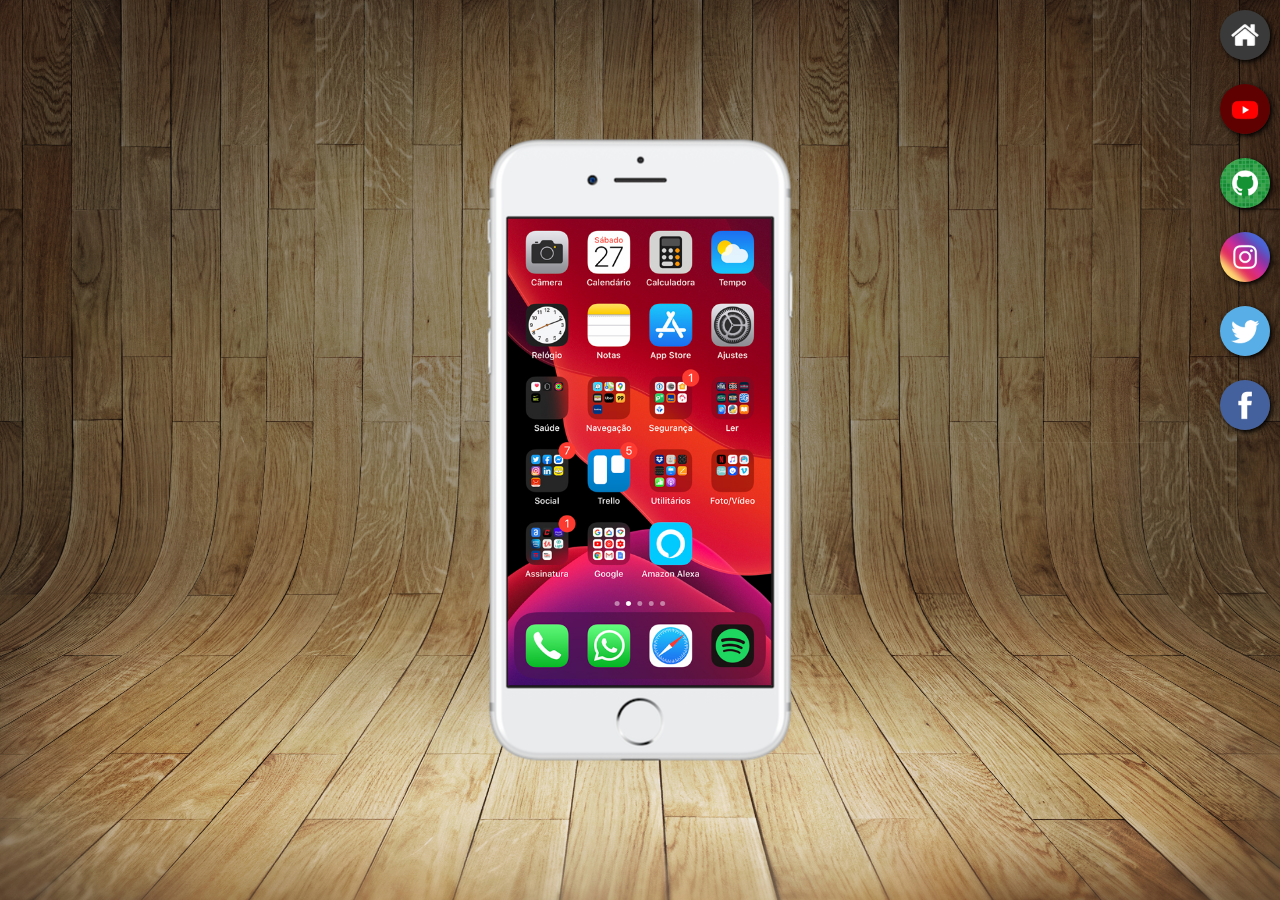
<file: index.html>
<!DOCTYPE html>
<html lang="pt-br">
<head>
    <meta charset="UTF-8">
    <meta http-equiv="X-UA-Compatible" content="IE=edge">
    <meta name="viewport" content="width=device-width, initial-scale=1.0">
    <title>Projeto Redes Sociais</title>
    <link rel="shortcut icon" href="favicon.ico" type="image/x-icon">
    <link rel="stylesheet" href="estilos/style.css">
</head>
<body>
   <main>
       <section id="telefone">
            <iframe src="home.html" name="tela" id="tela" frameborder="0">Seu navegador não é compativel com isso</iframe>
       </section>

       <section id="redes-sociais">
            <a href="home.html" target="tela"><img src="imagens/logo-home.jpg" alt="Home"></a><br>
            <a href="youtube.html" target="tela"><img src="imagens/logo-youtube.jpg" alt="Youtube"></a><br>
            <a href="github.html" target="tela"><img src="imagens/logo-github.jpg" alt="github"></a><br>
            <a href="instagram.html" target="tela"><img src="imagens/logo-instagram.jpg" alt="instagram"></a><br>
            <a href="twitter.html" target="tela"><img src="imagens/logo-twitter.jpg" alt="twiter"></a><br>
            <a href="facebook.html" target="tela"><img src="imagens/logo-facebook.jpg" alt="Facebook"></a>
       </section>
   </main>
</body>
</html>
</file>
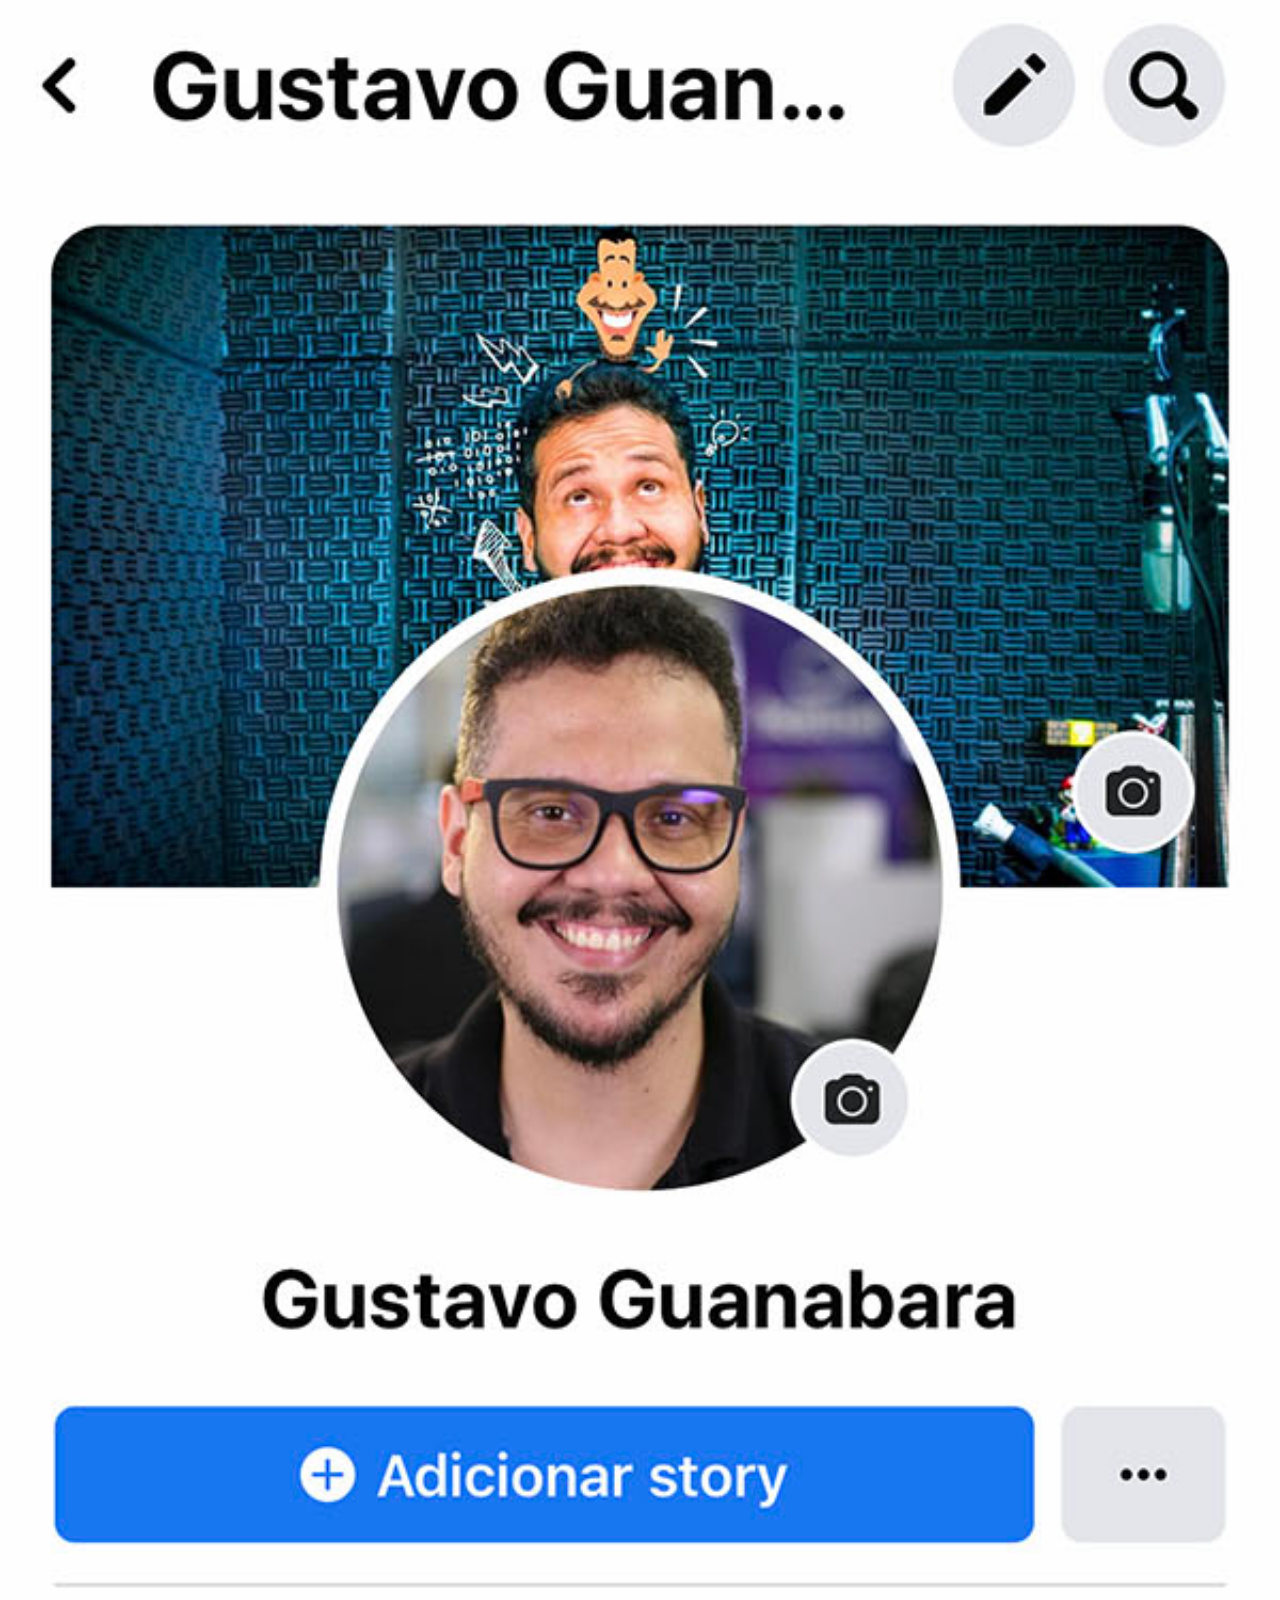
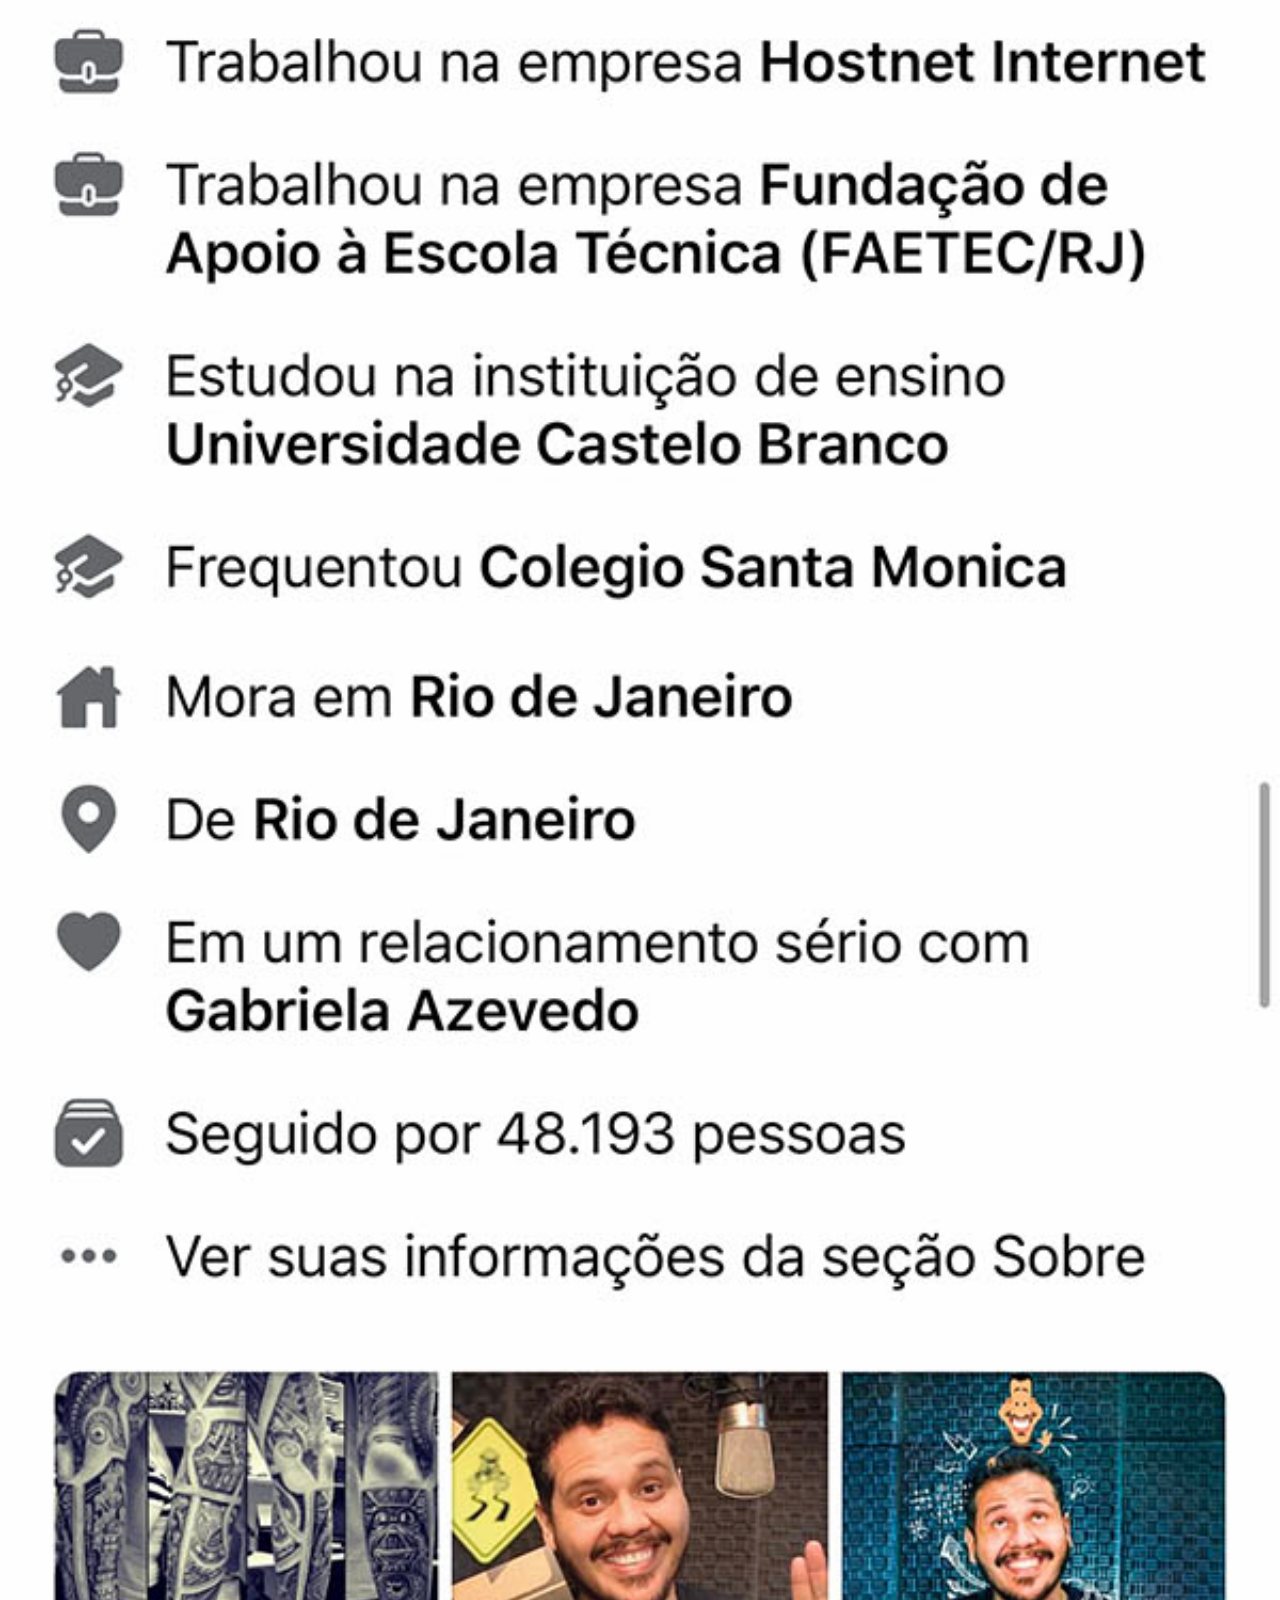
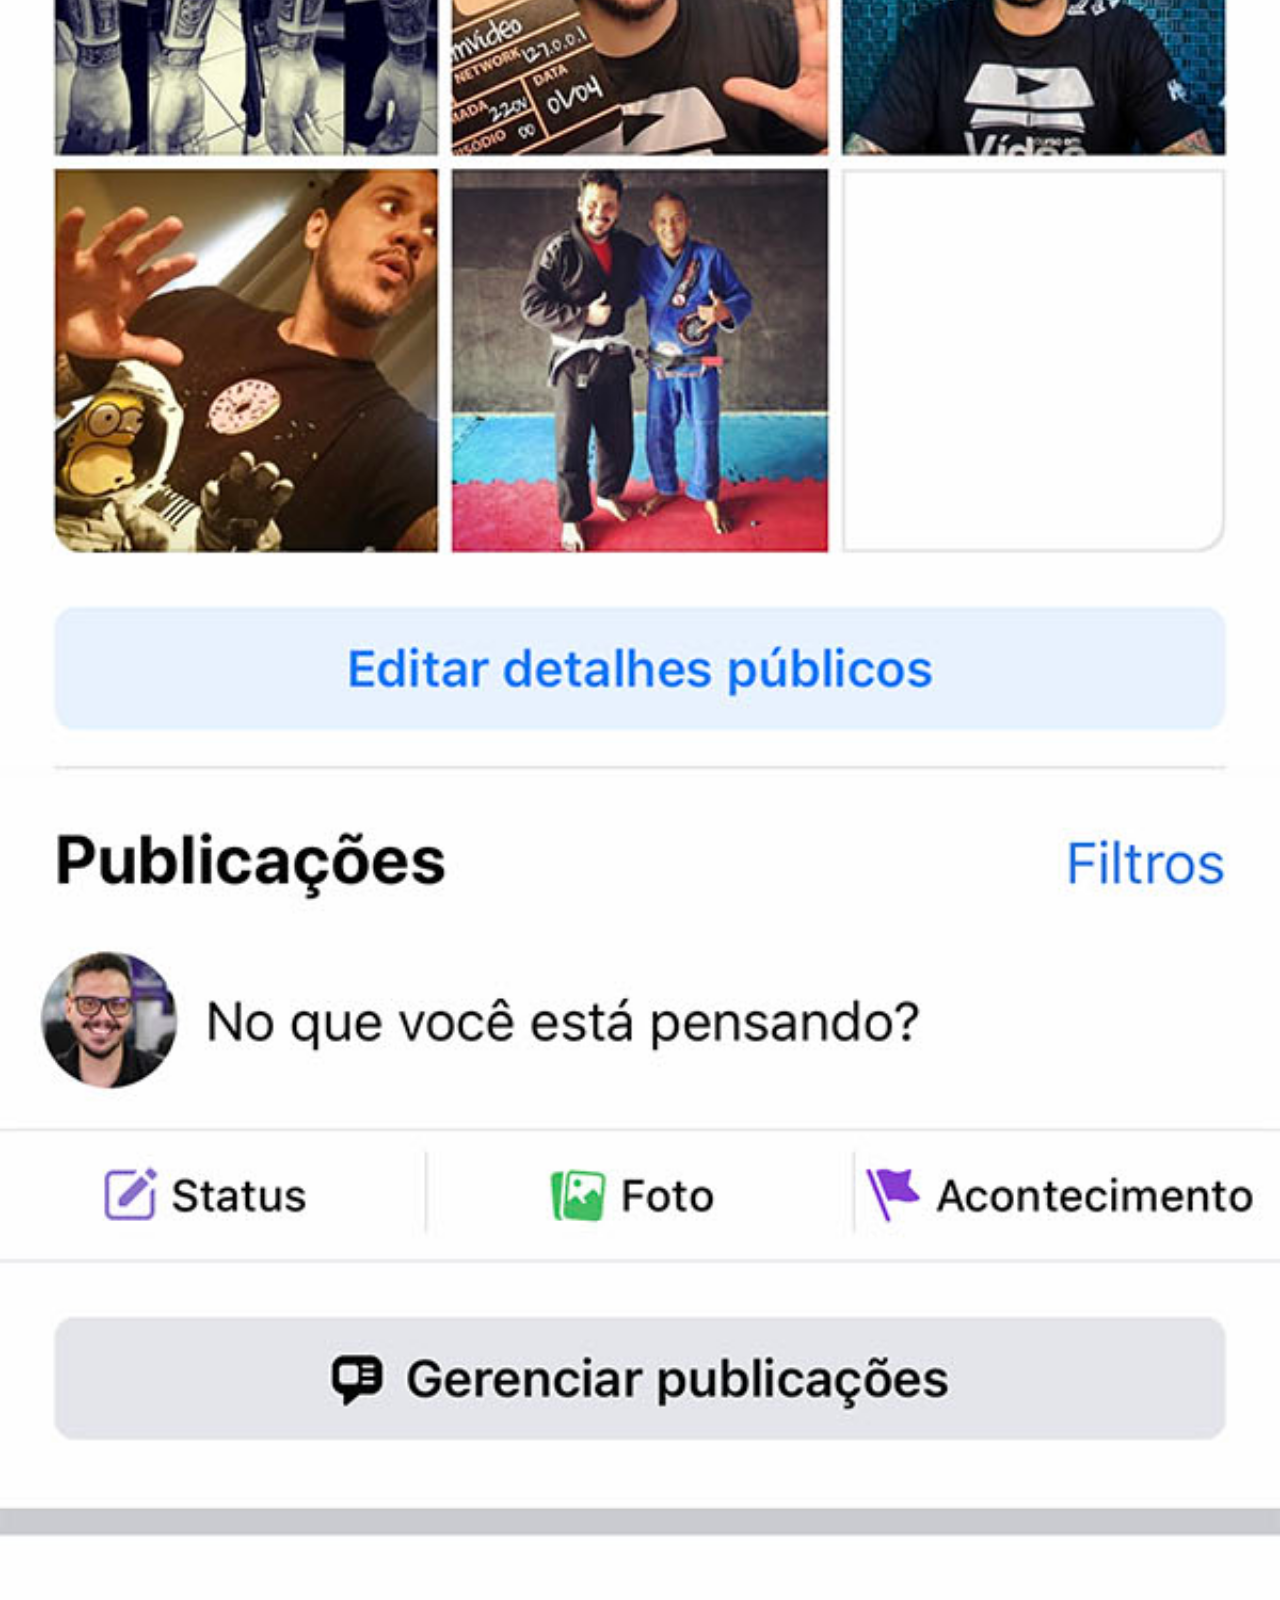
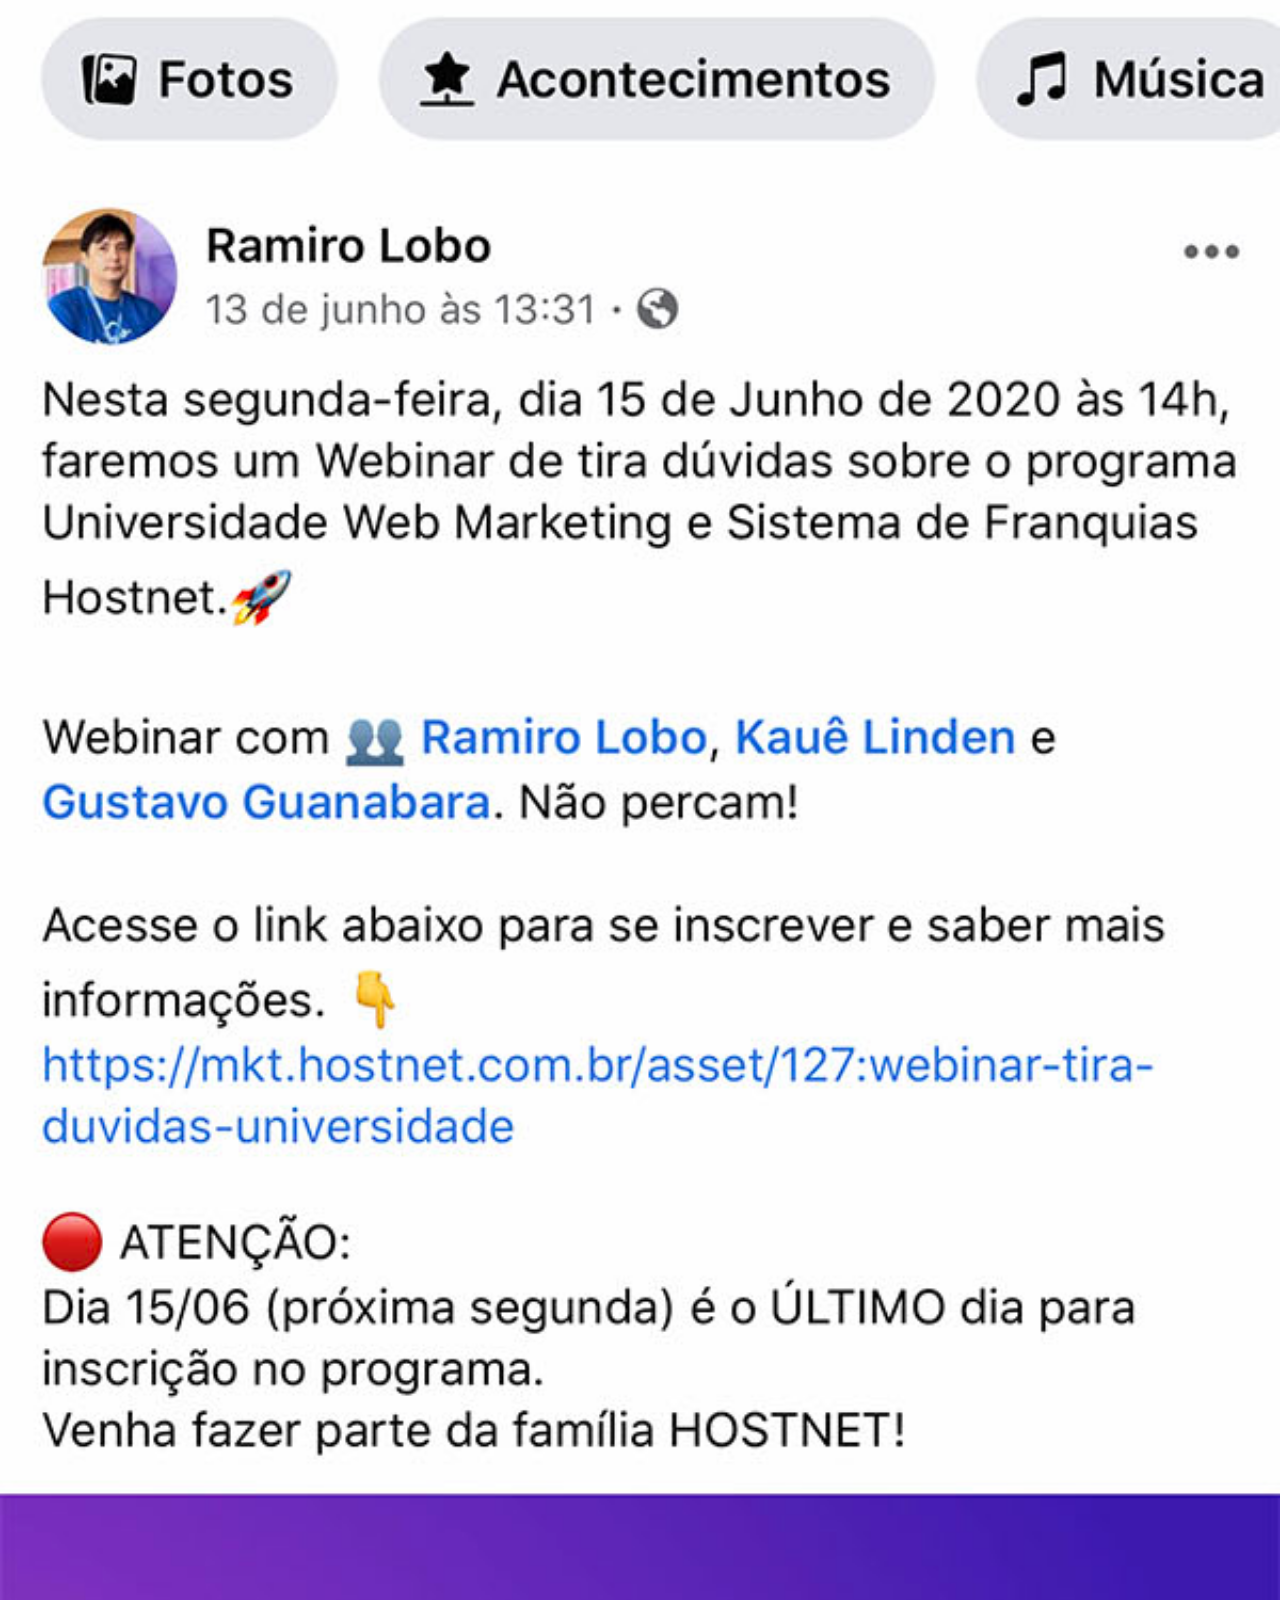
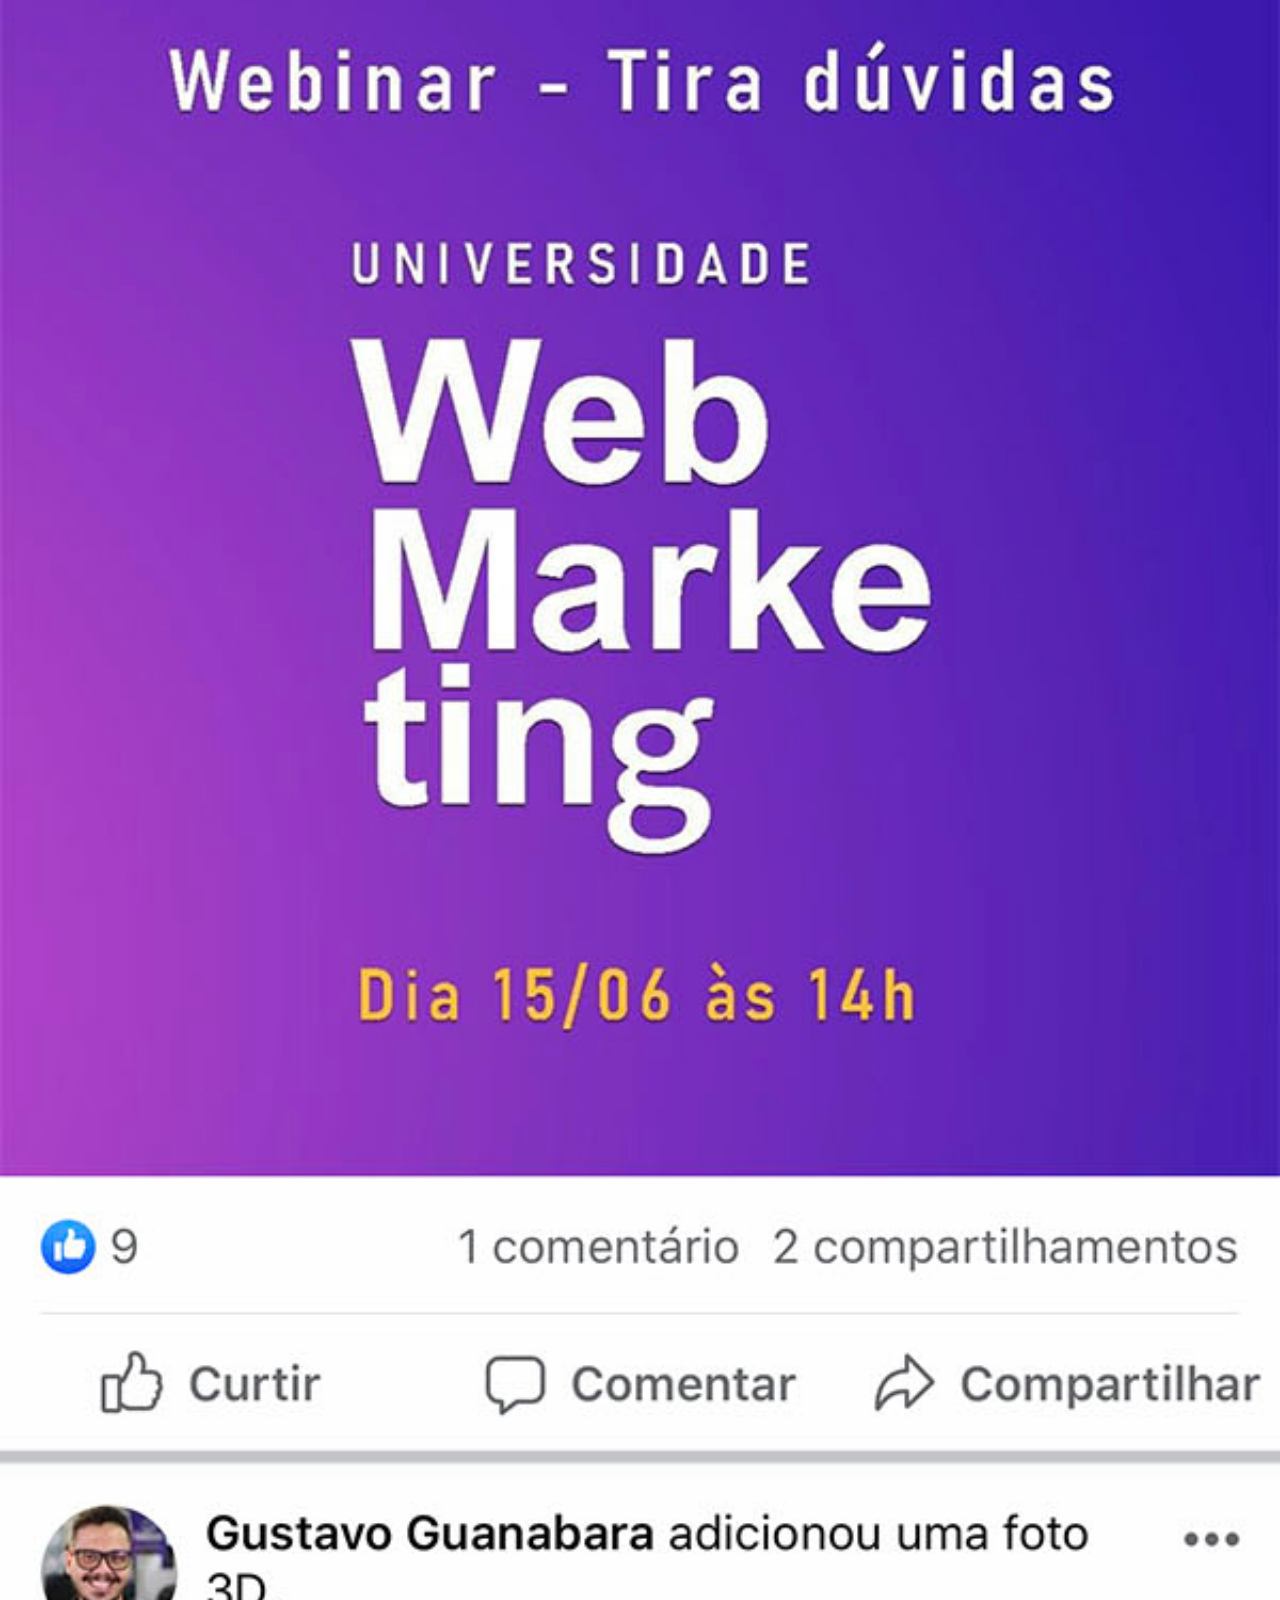
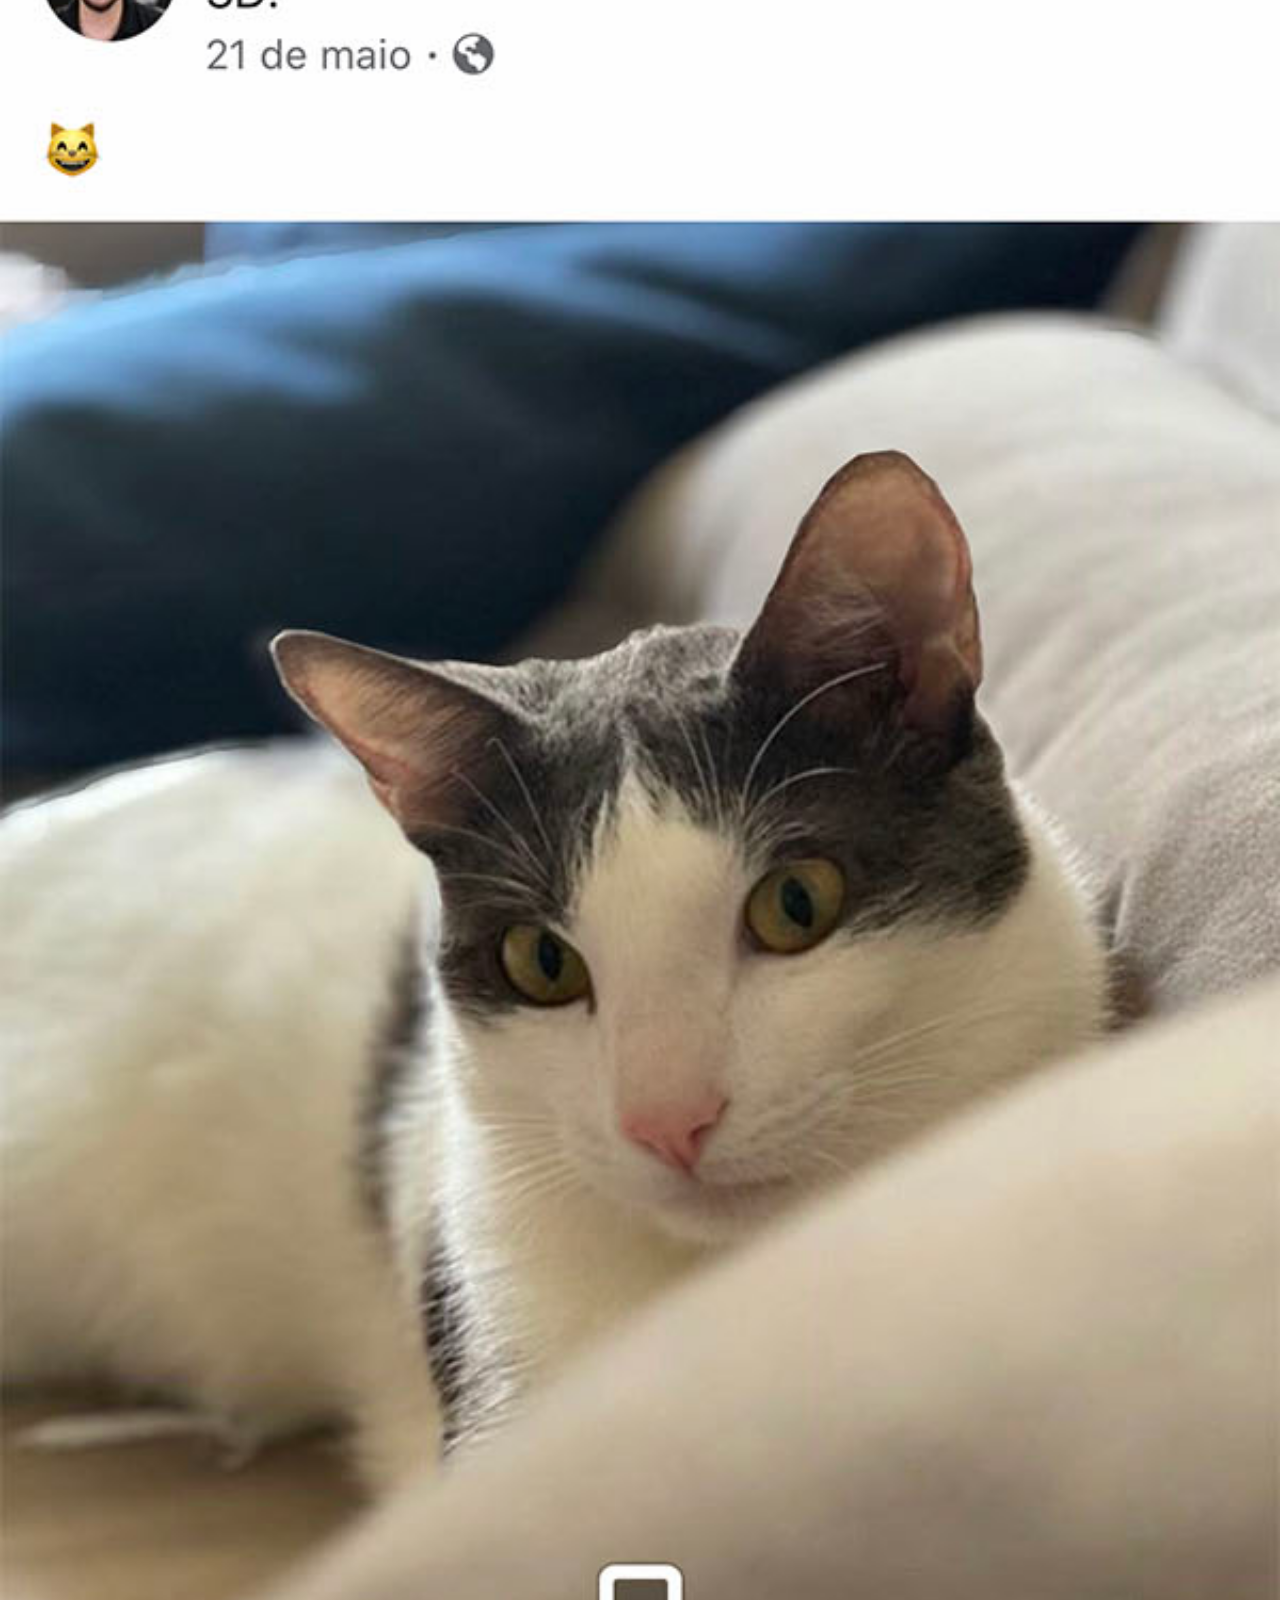
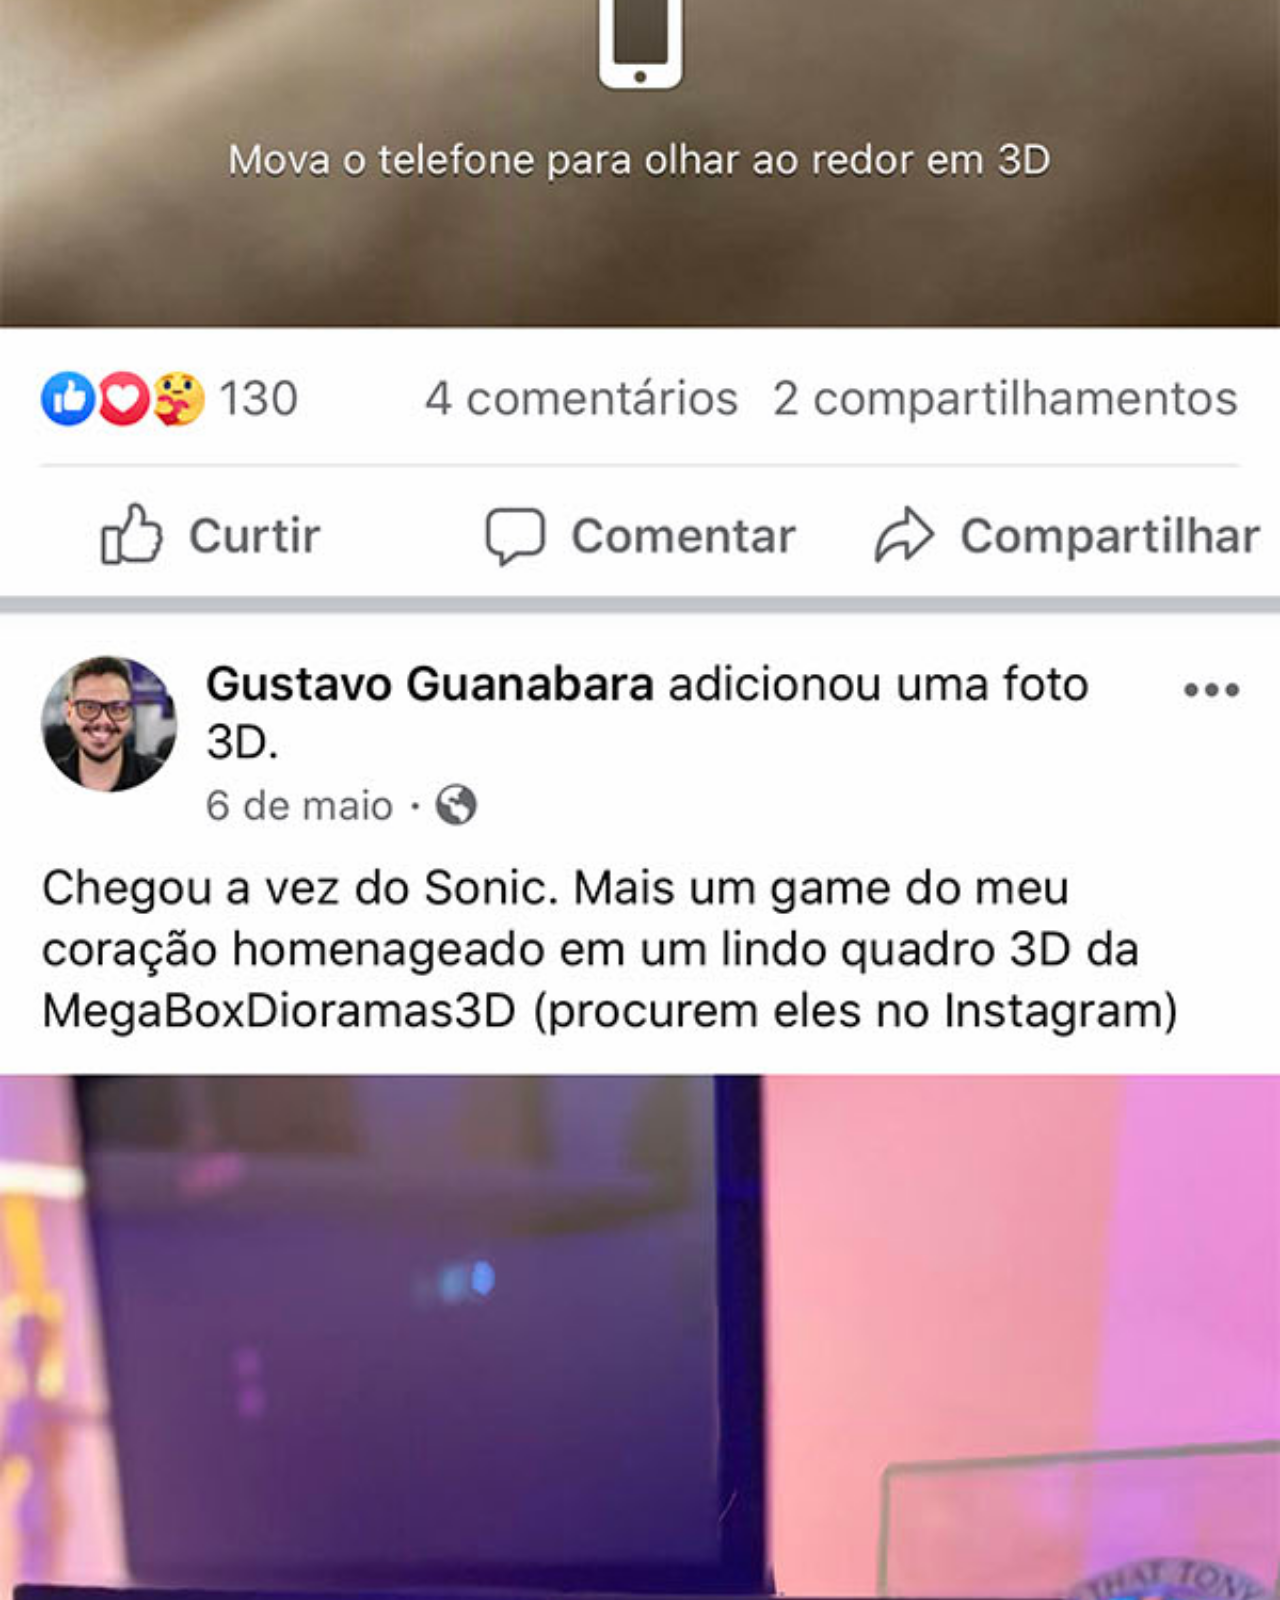
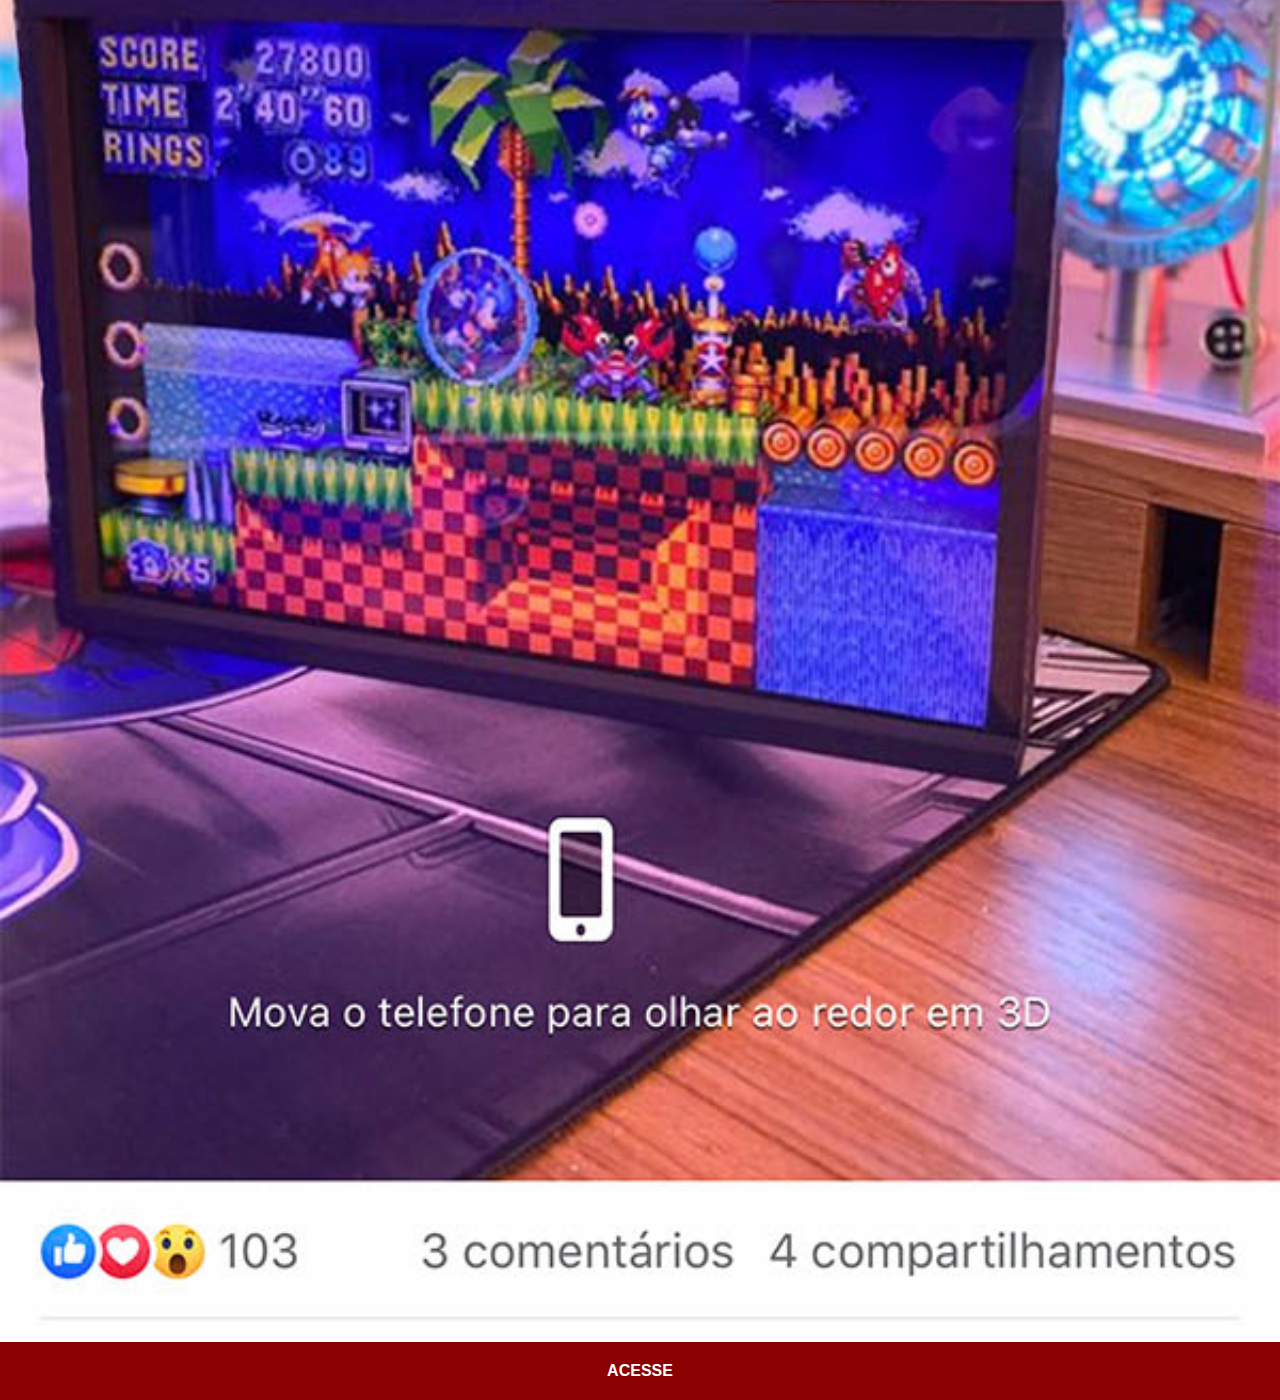
<file: facebook.html>
<!DOCTYPE html>
<html lang="en">
<head>
    <meta charset="UTF-8">
    <meta http-equiv="X-UA-Compatible" content="IE=edge">
    <meta name="viewport" content="width=device-width, initial-scale=1.0">
    <title>facebook</title>
    <link rel="stylesheet" href="estilos/social.css">
</head>
<body>
    <img src="imagens/tela-facebook.jpg" alt="facebook">
    <a href="https://www.facebook.com/gustavoguanabara/" target="_blank">ACESSE</a>
</body>
</html>
</file>
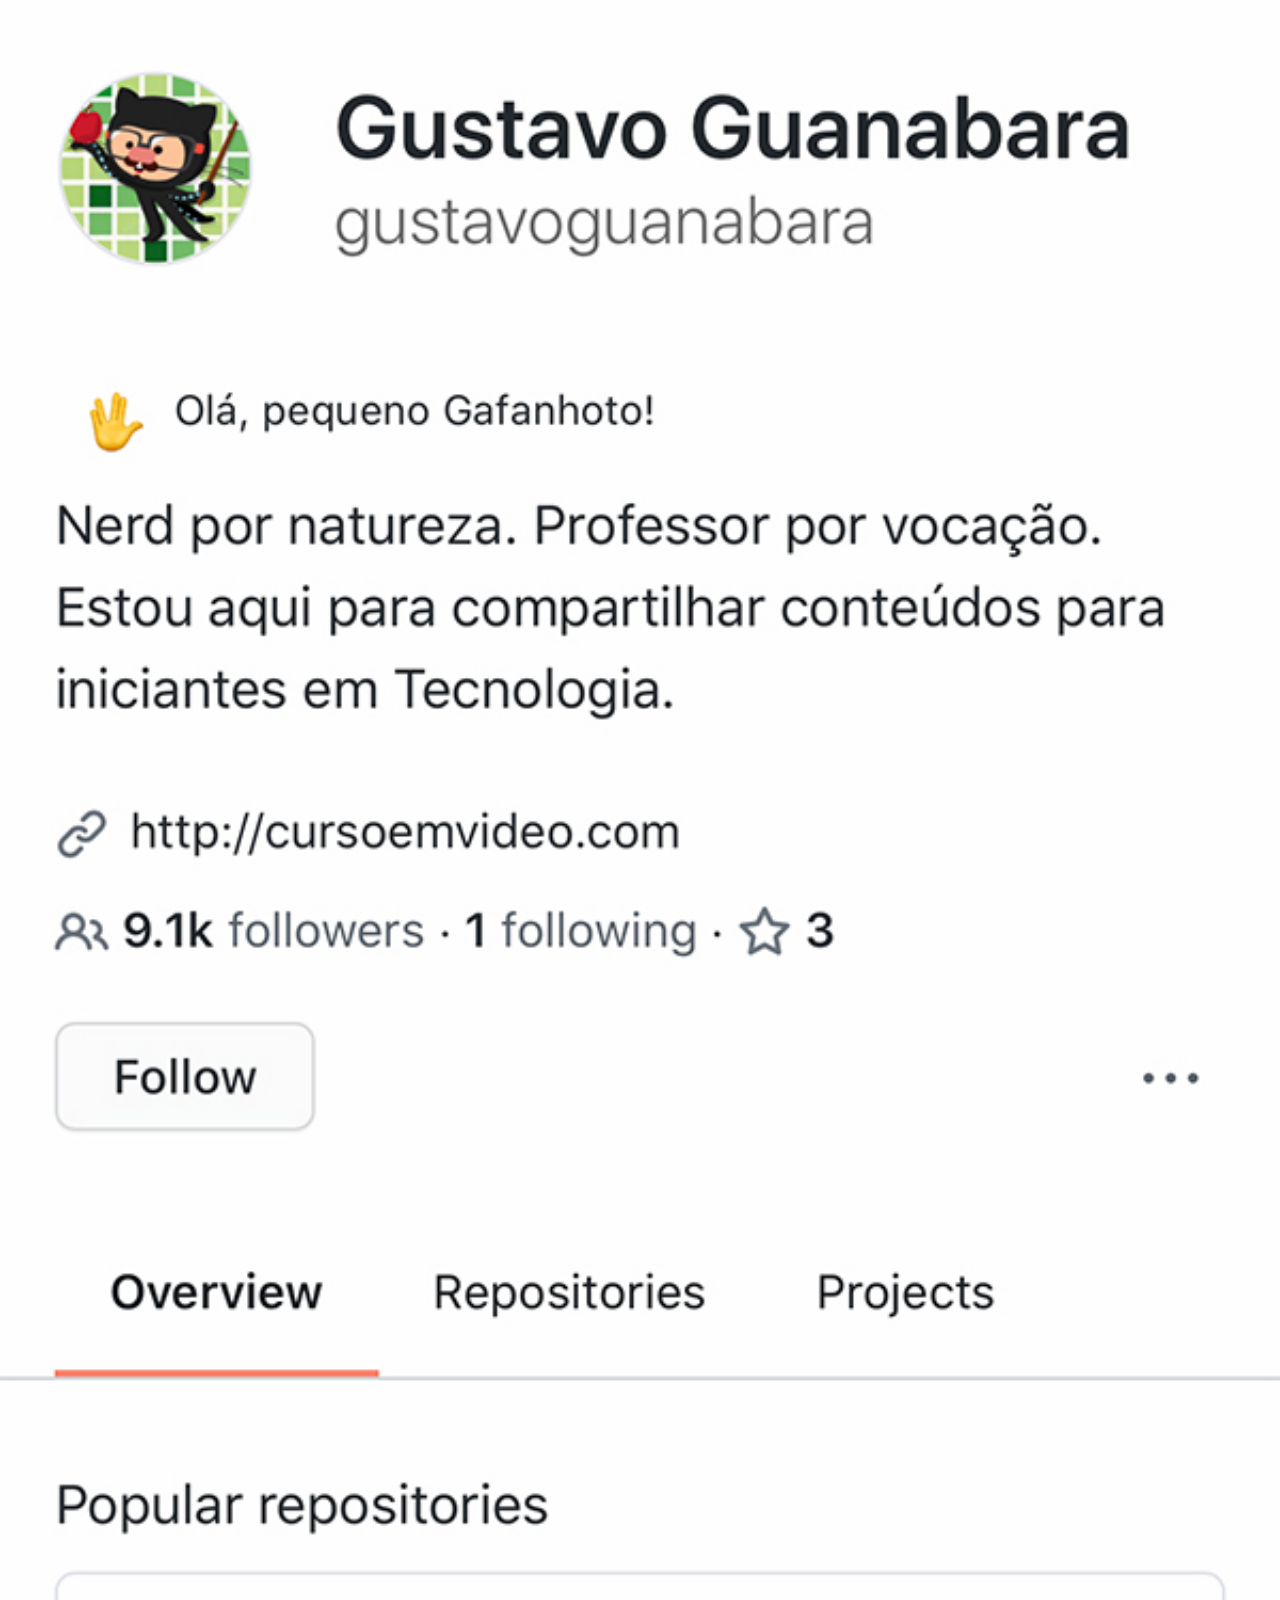
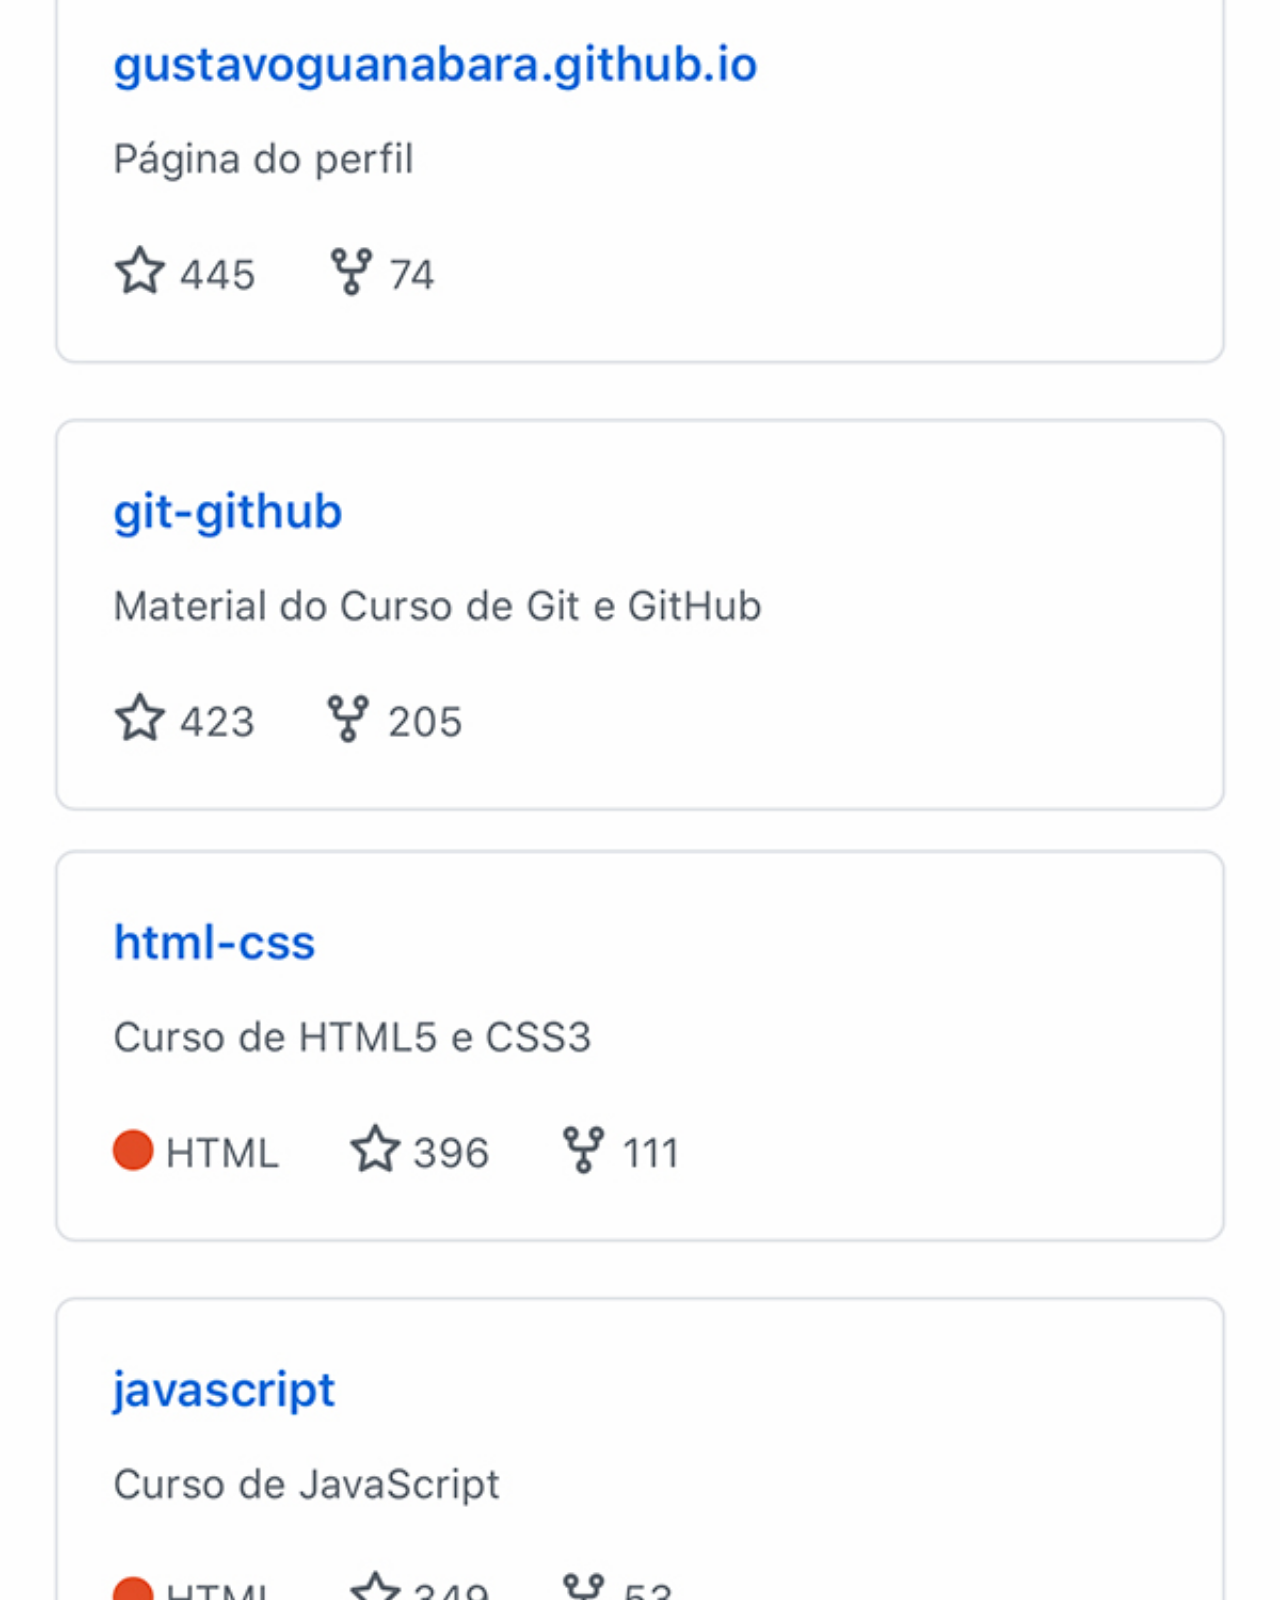
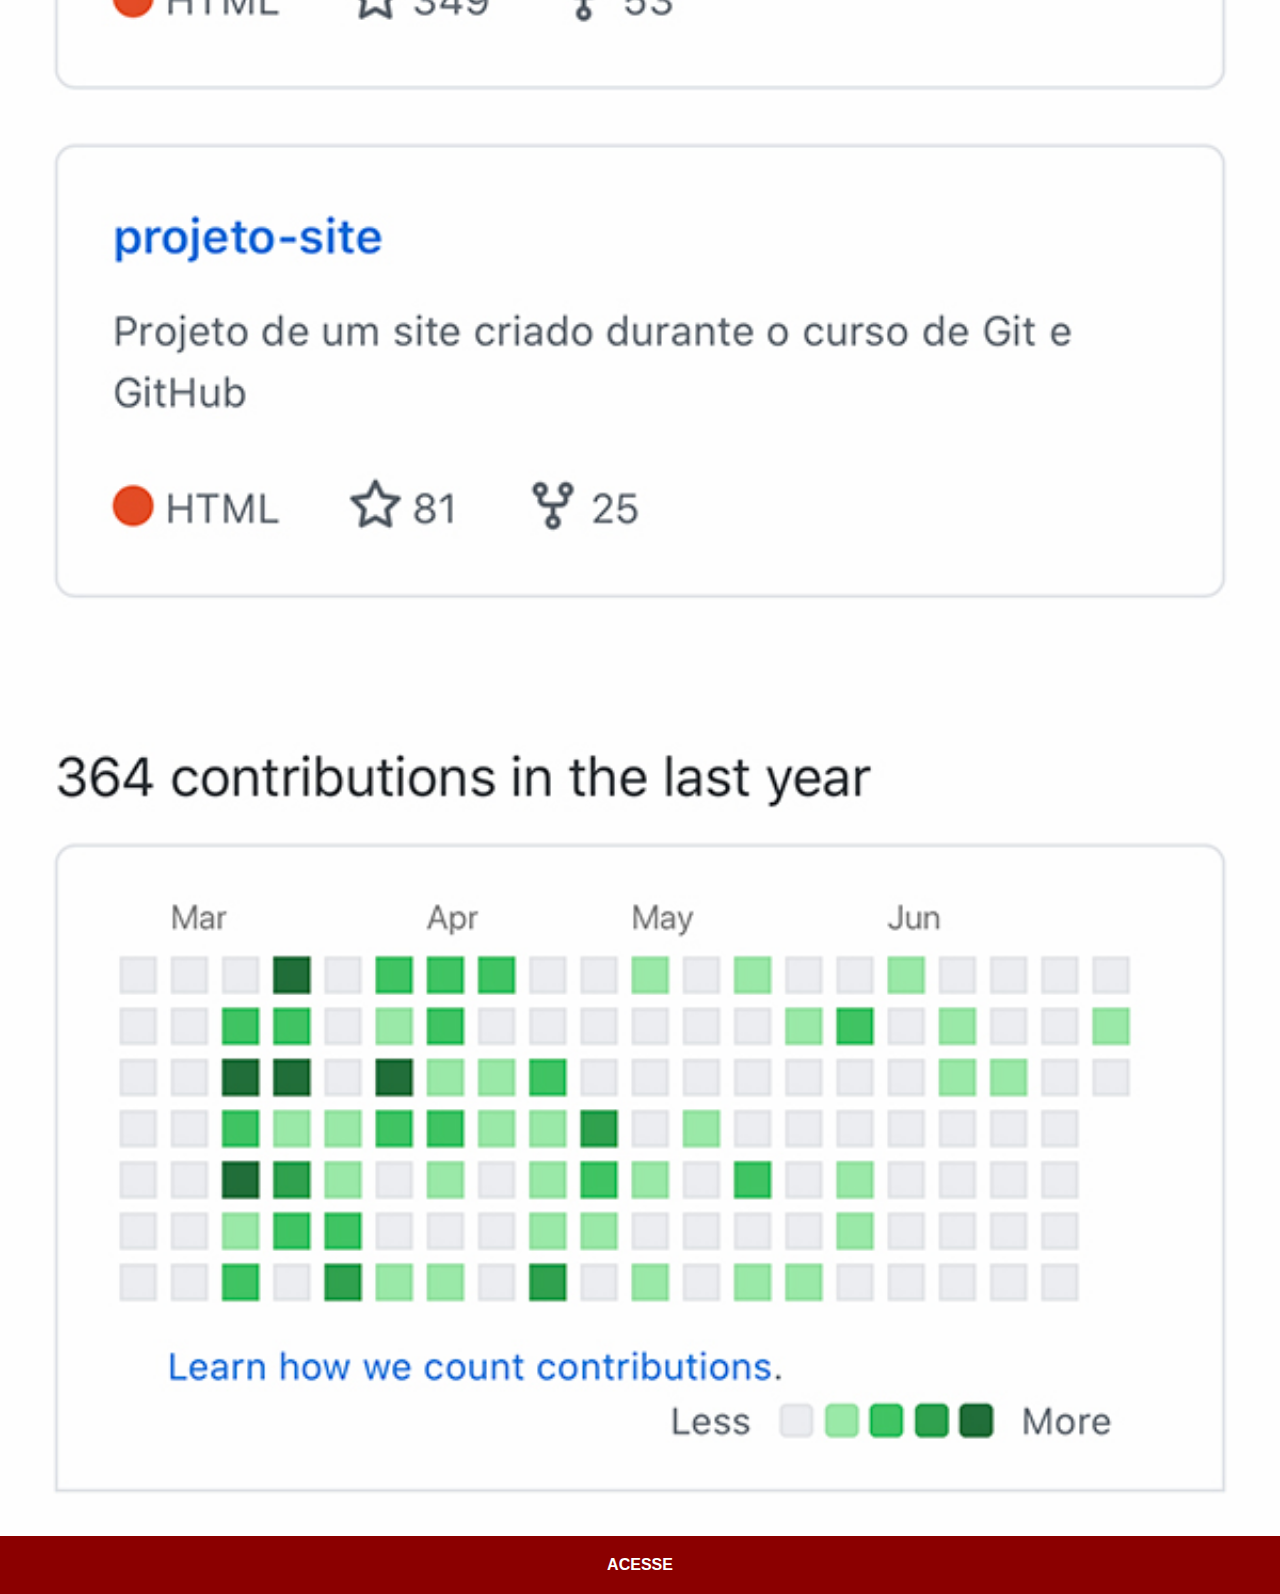
<file: github.html>
<!DOCTYPE html>
<html lang="en">
<head>
    <meta charset="UTF-8">
    <meta http-equiv="X-UA-Compatible" content="IE=edge">
    <meta name="viewport" content="width=device-width, initial-scale=1.0">
    <title>github</title>
    <link rel="stylesheet" href="estilos/social.css">
</head>
<body>
    <img src="imagens/tela-github.jpg" alt="github">
    <a href="https://github.com/gustavoguanabara" target="_blank">ACESSE</a>
</body>
</html>
</file>
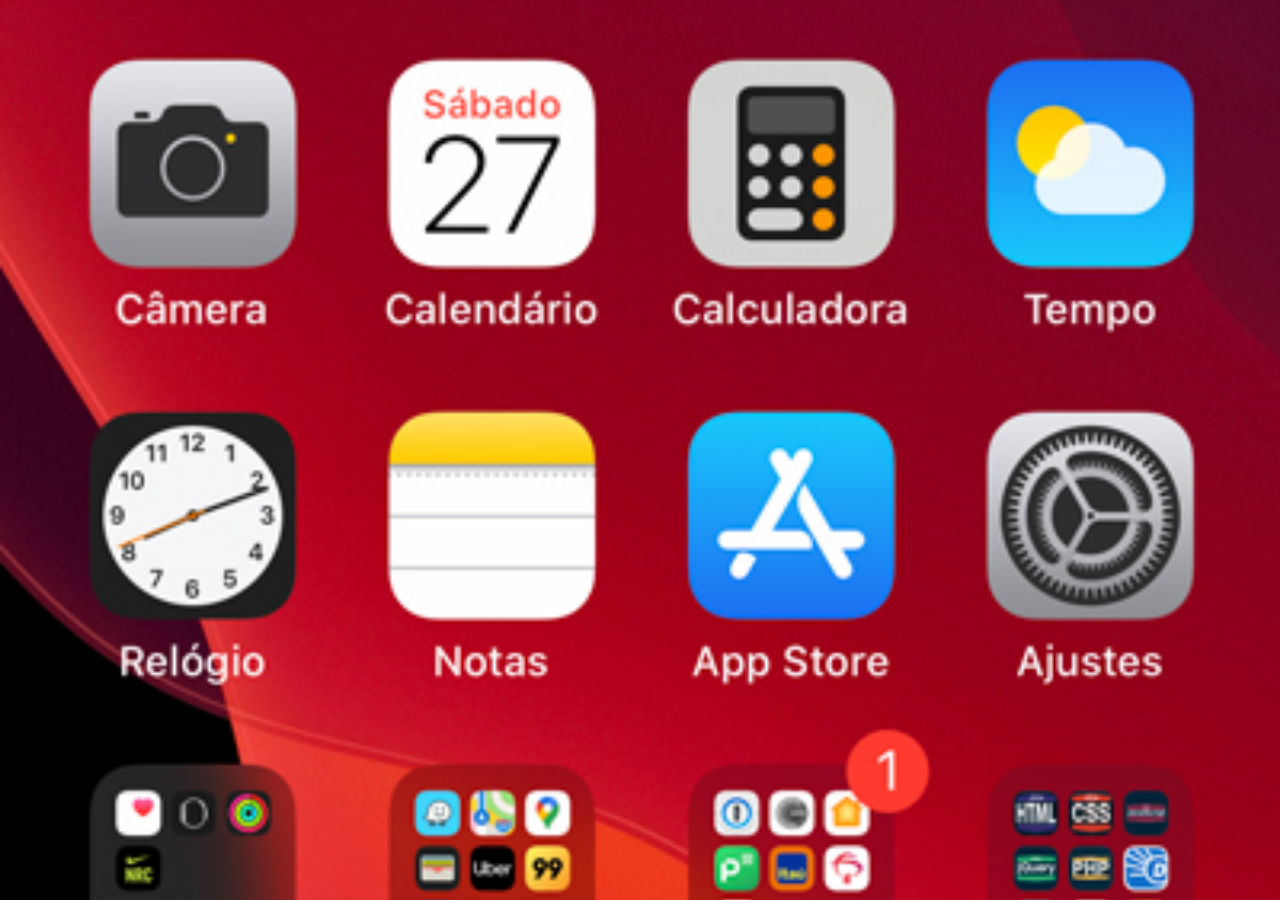
<file: home.html>
<!DOCTYPE html>
<html lang="en">
<head>
    <meta charset="UTF-8">
    <meta http-equiv="X-UA-Compatible" content="IE=edge">
    <meta name="viewport" content="width=device-width, initial-scale=1.0">
    <title>Home</title>
    <style>
        *{
            margin: 0px;
            padding: 0px;
        }

        body {
           width: 100vw;
           height: 100vh;
           background: black url('imagens/tela-home.jpg') no-repeat top center;
           background-size: cover;
        }
       
    </style>
</head>
<body>
    
</body>
</html>
</file>
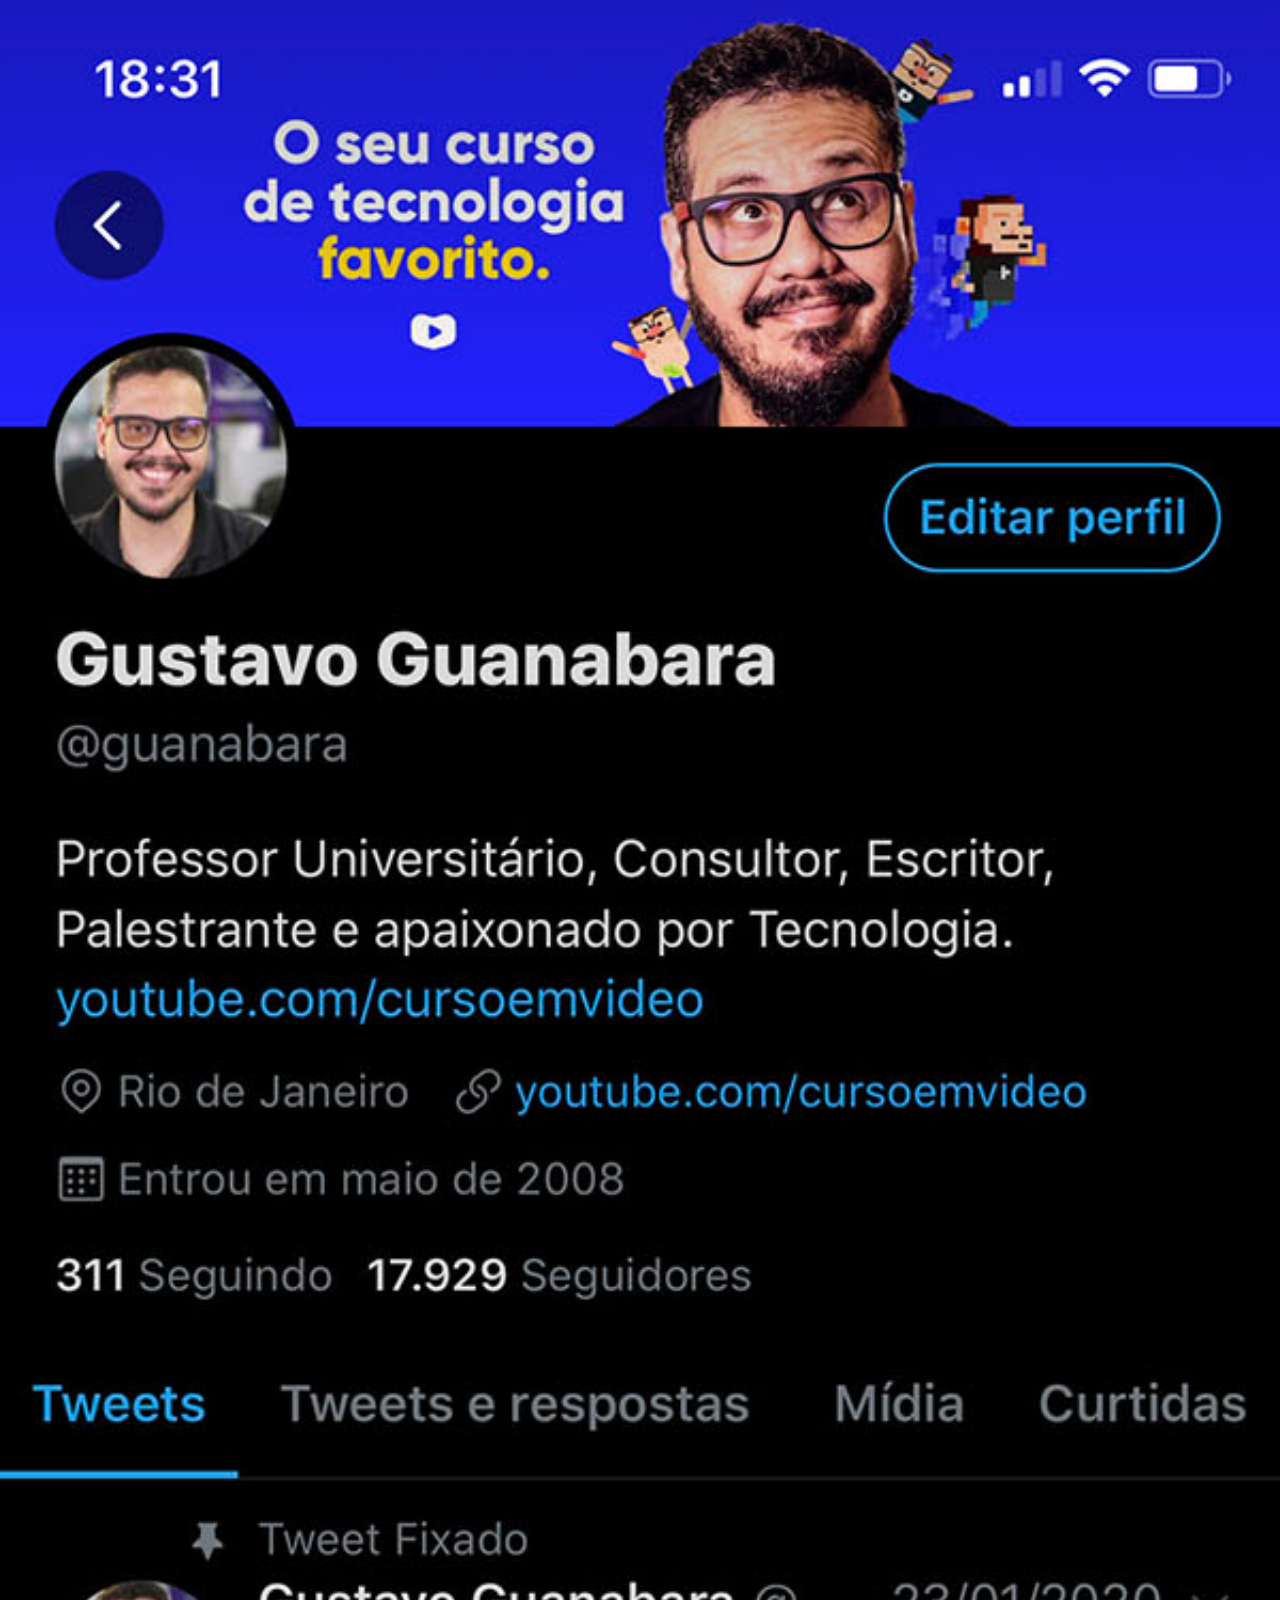
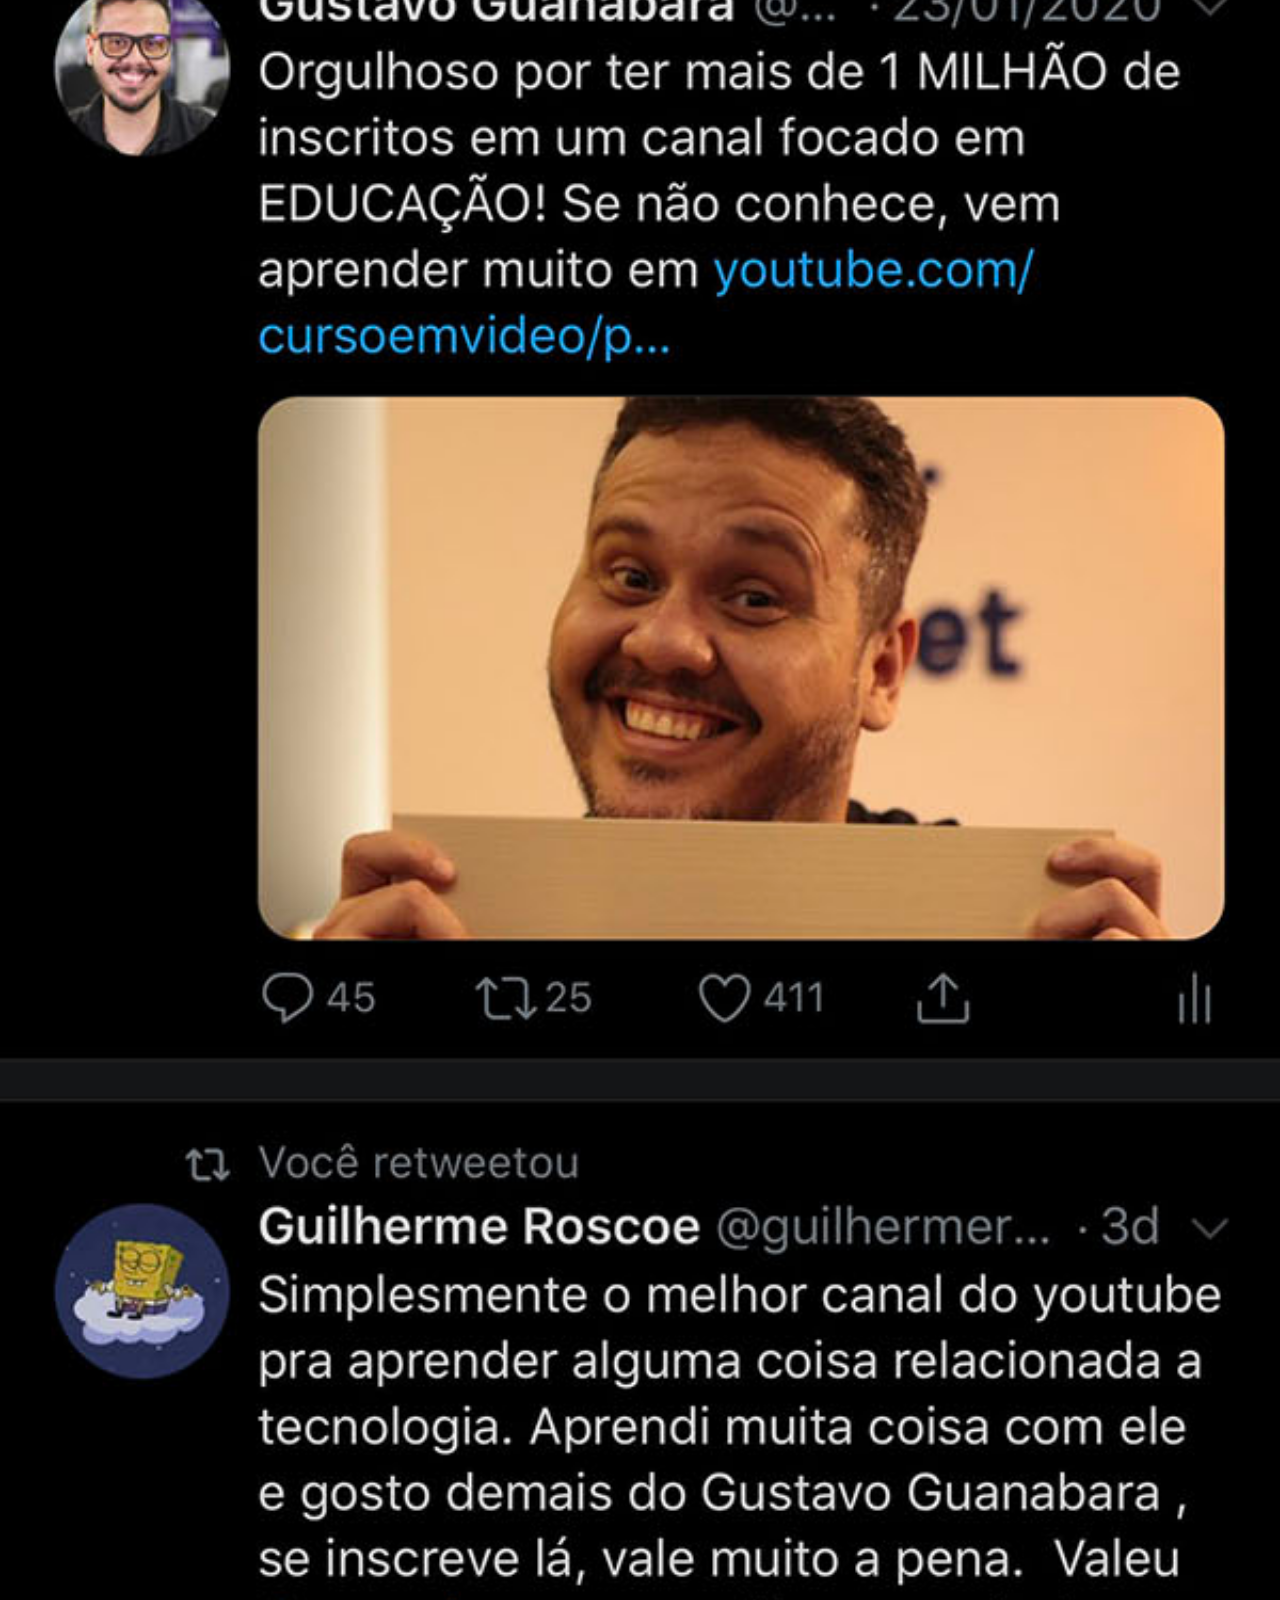
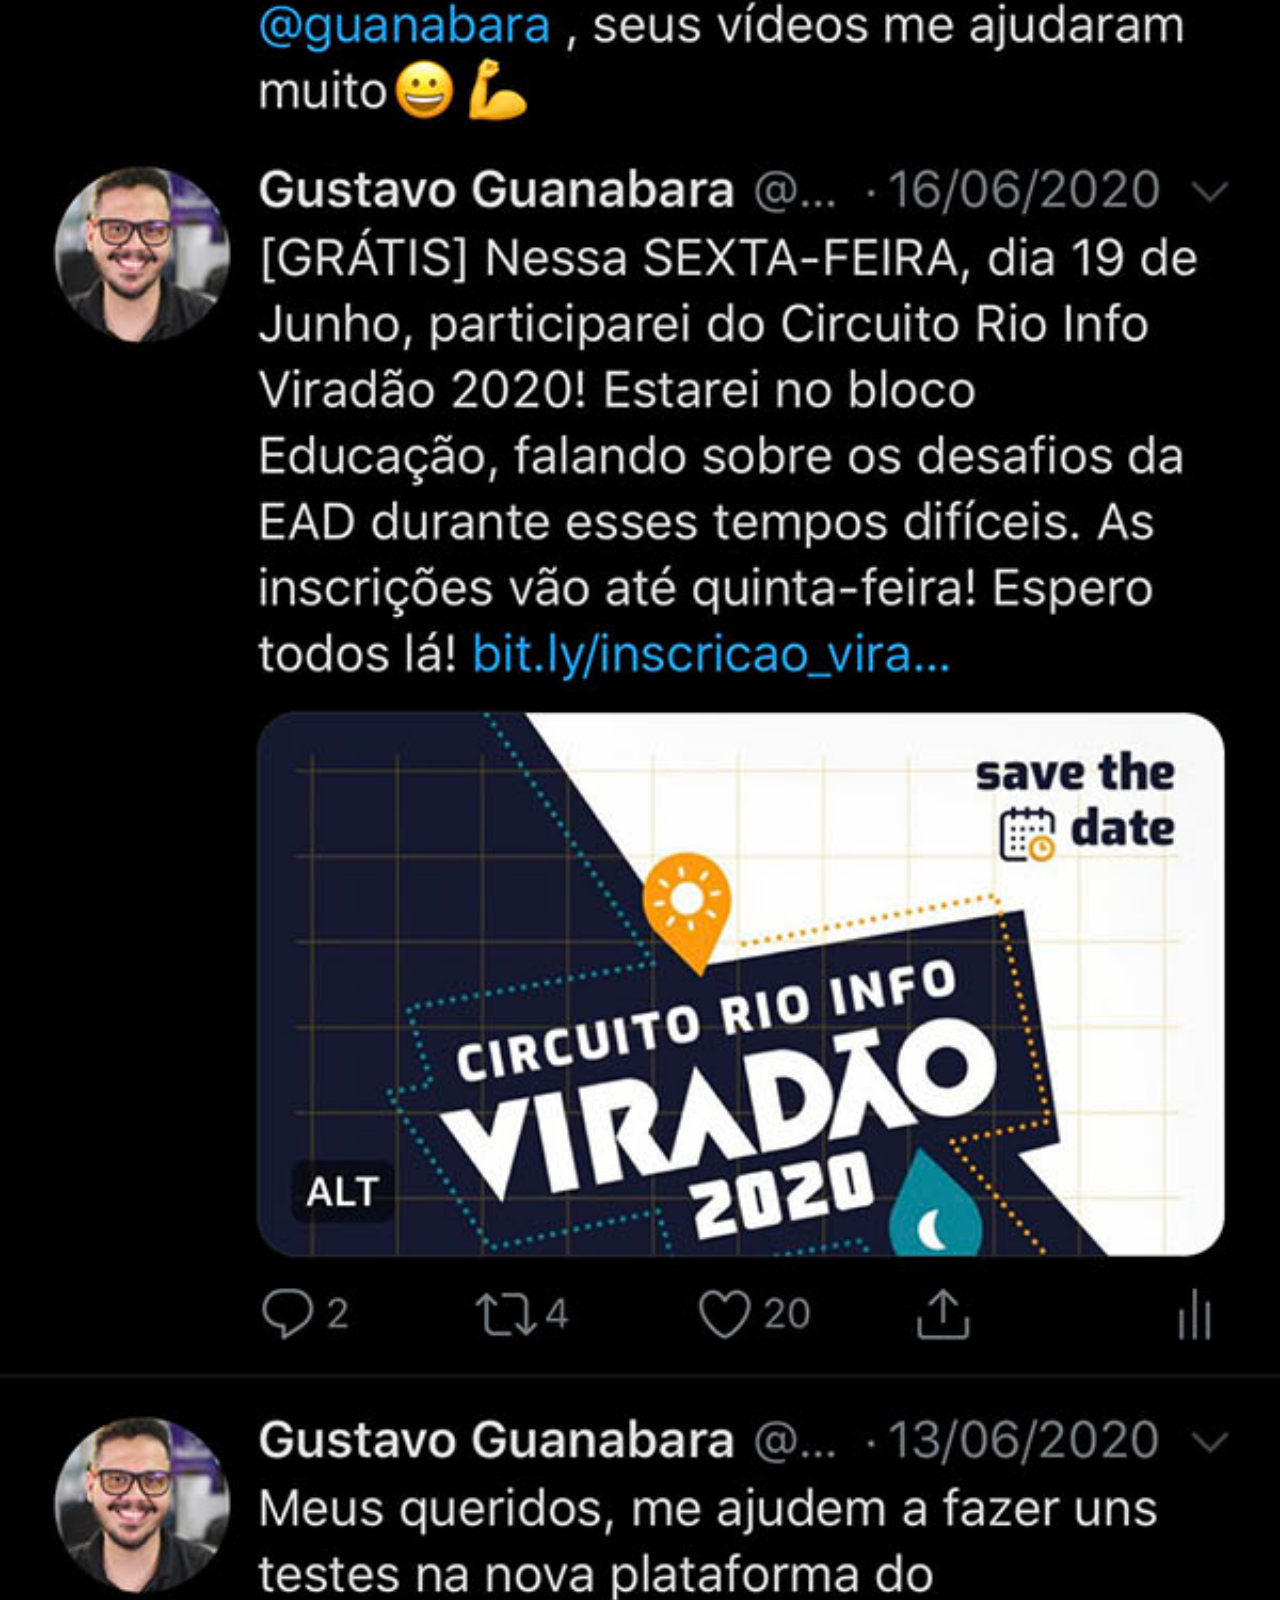
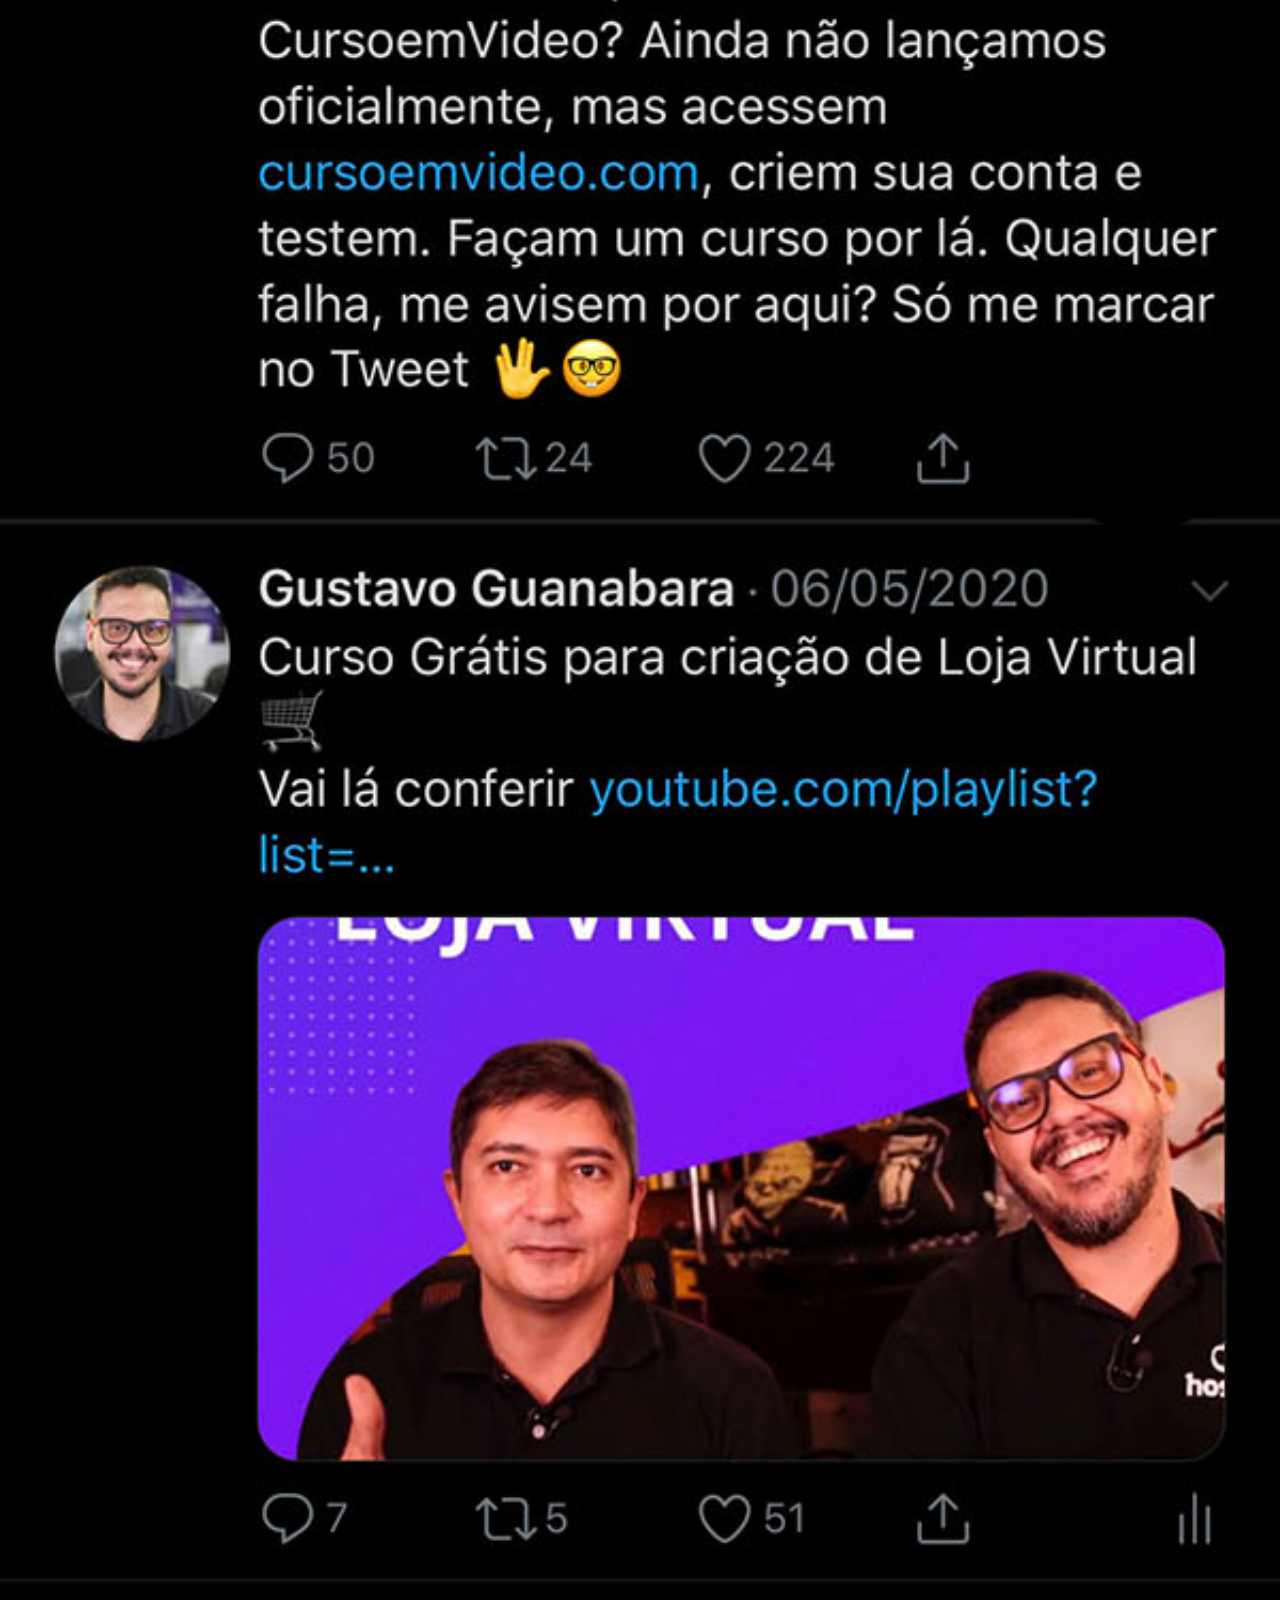
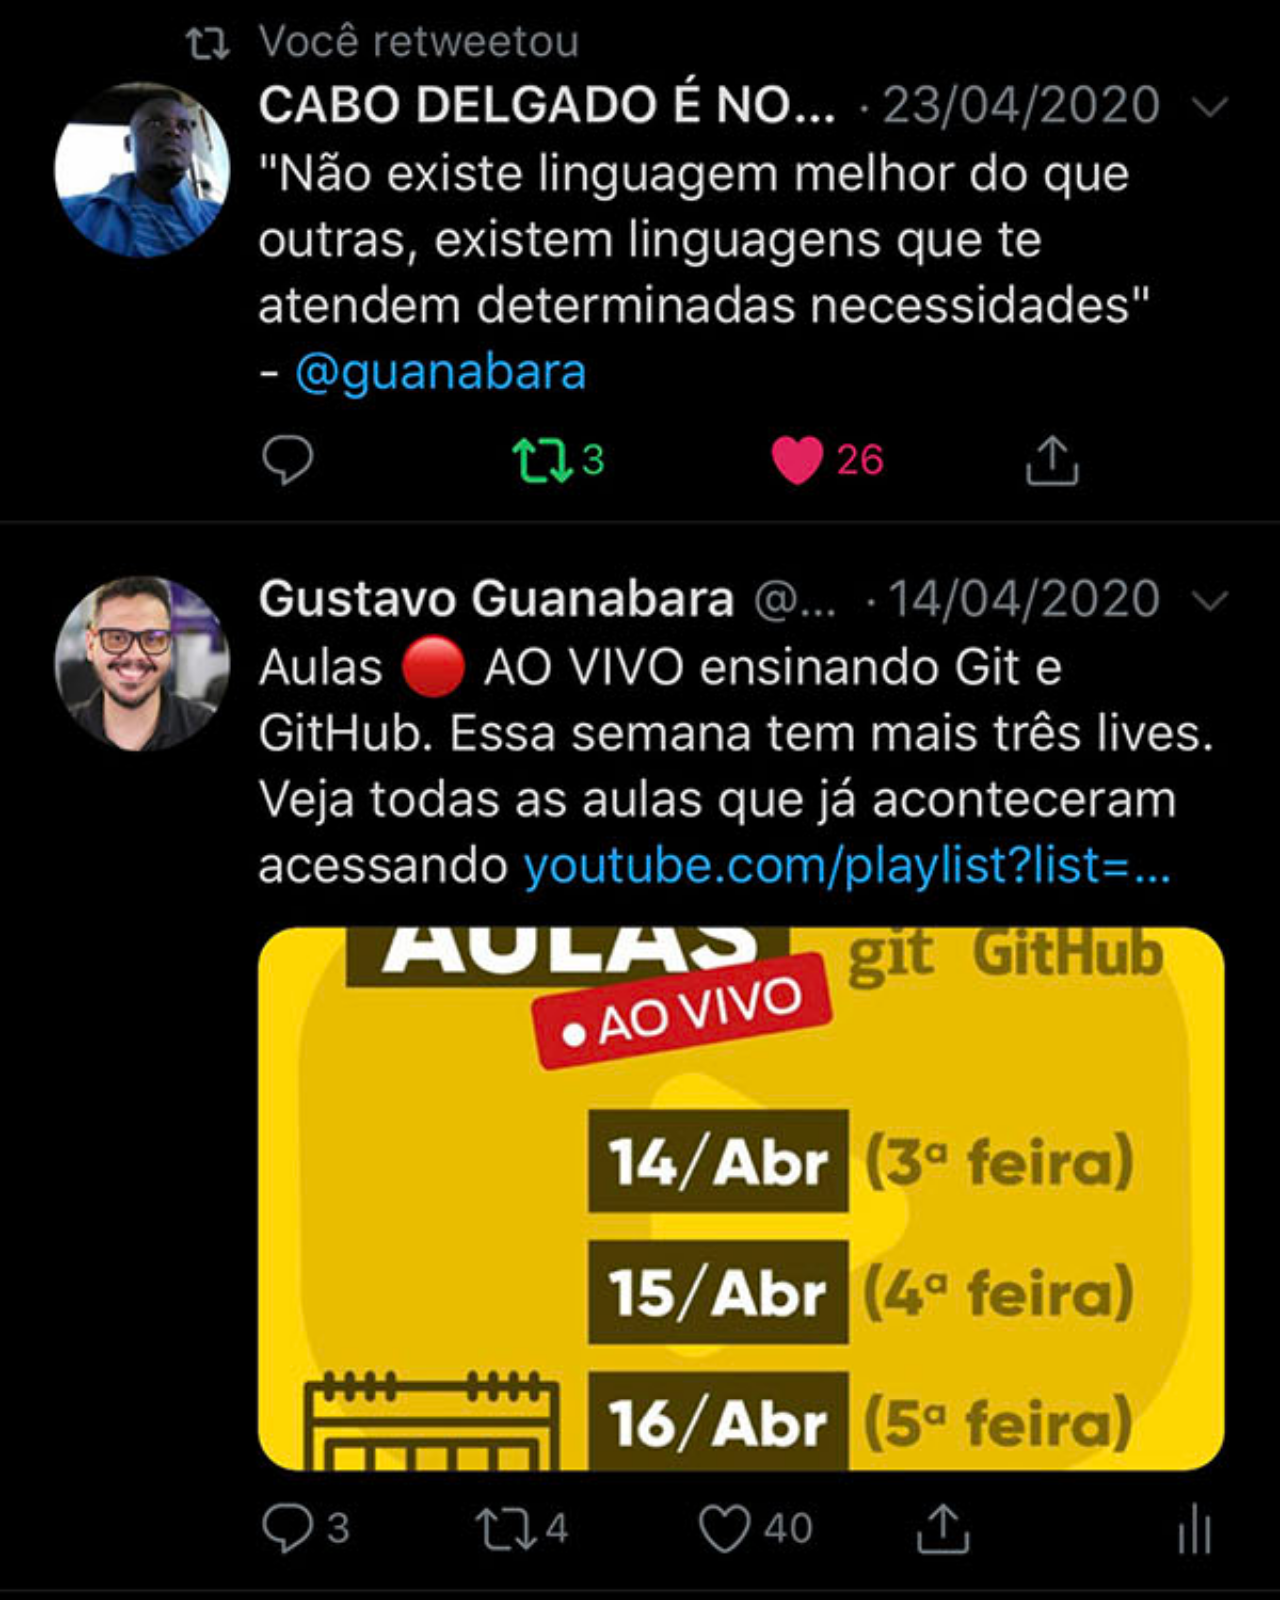
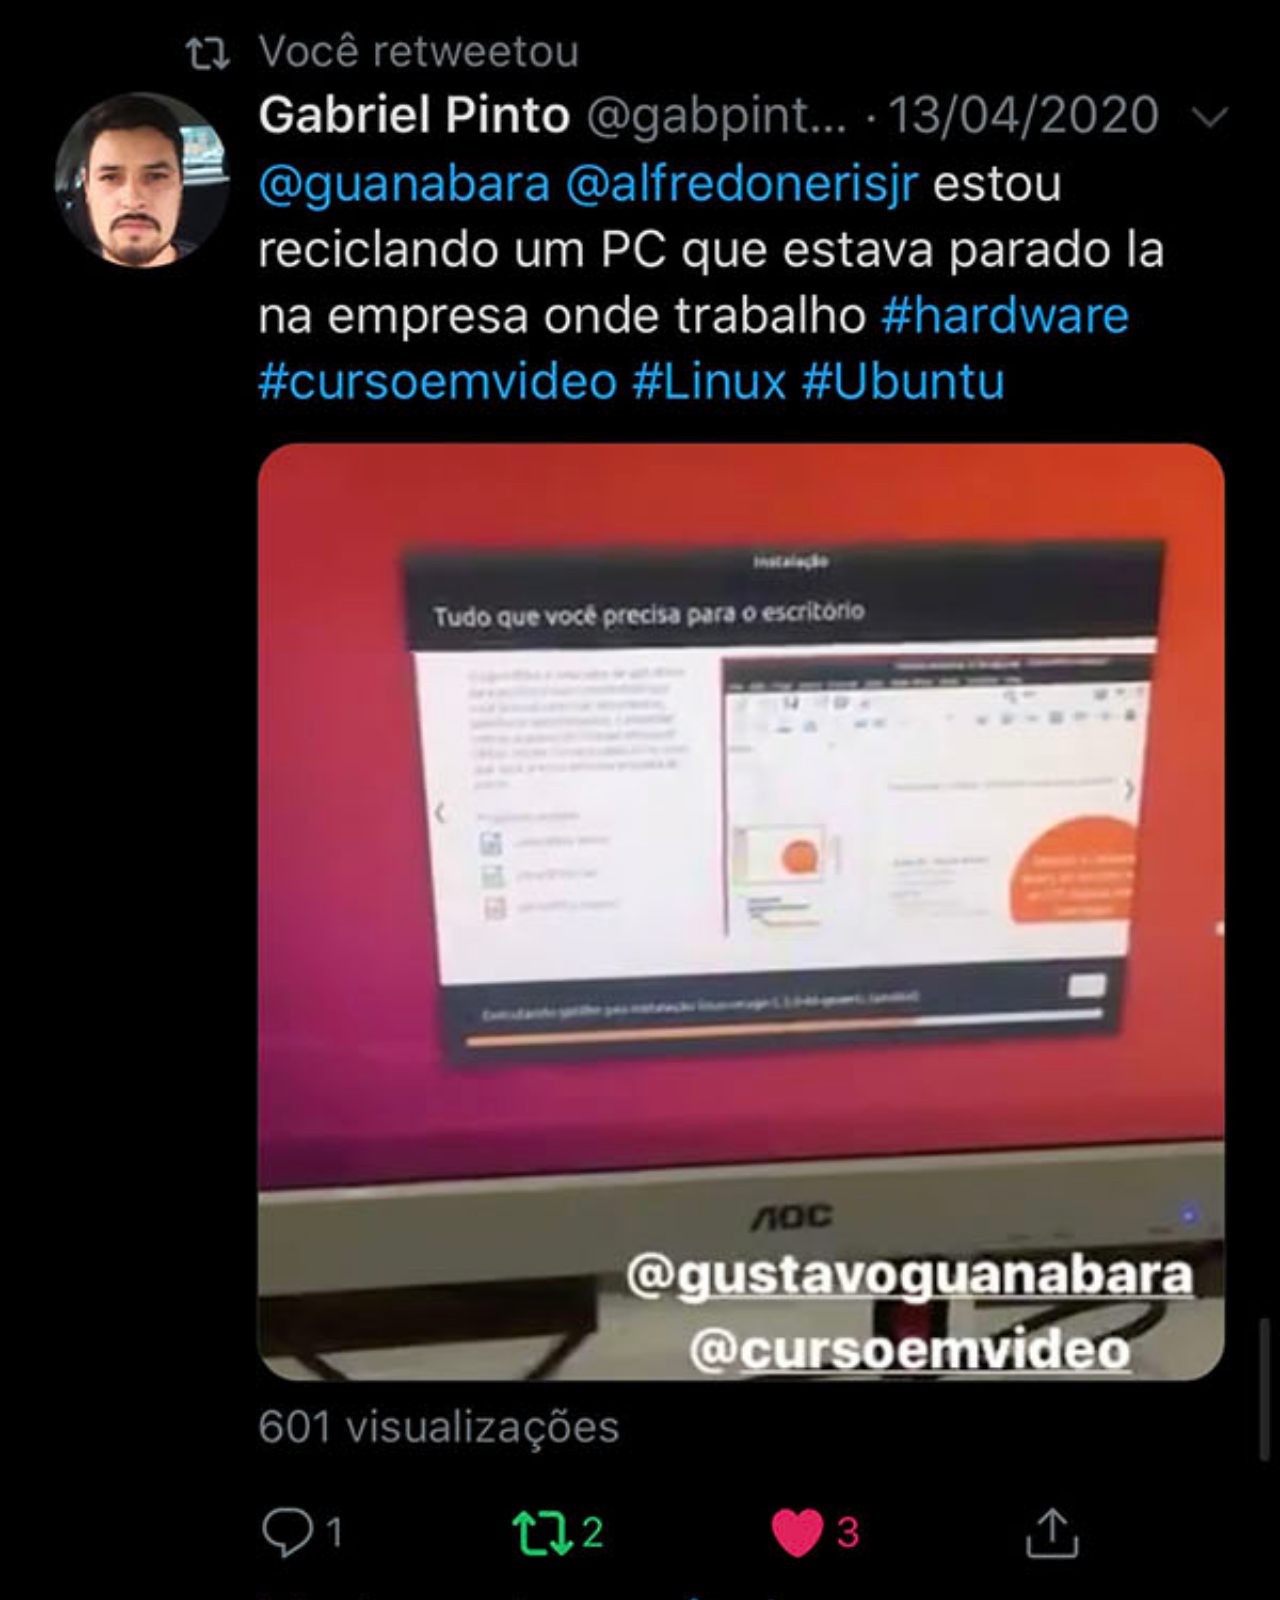
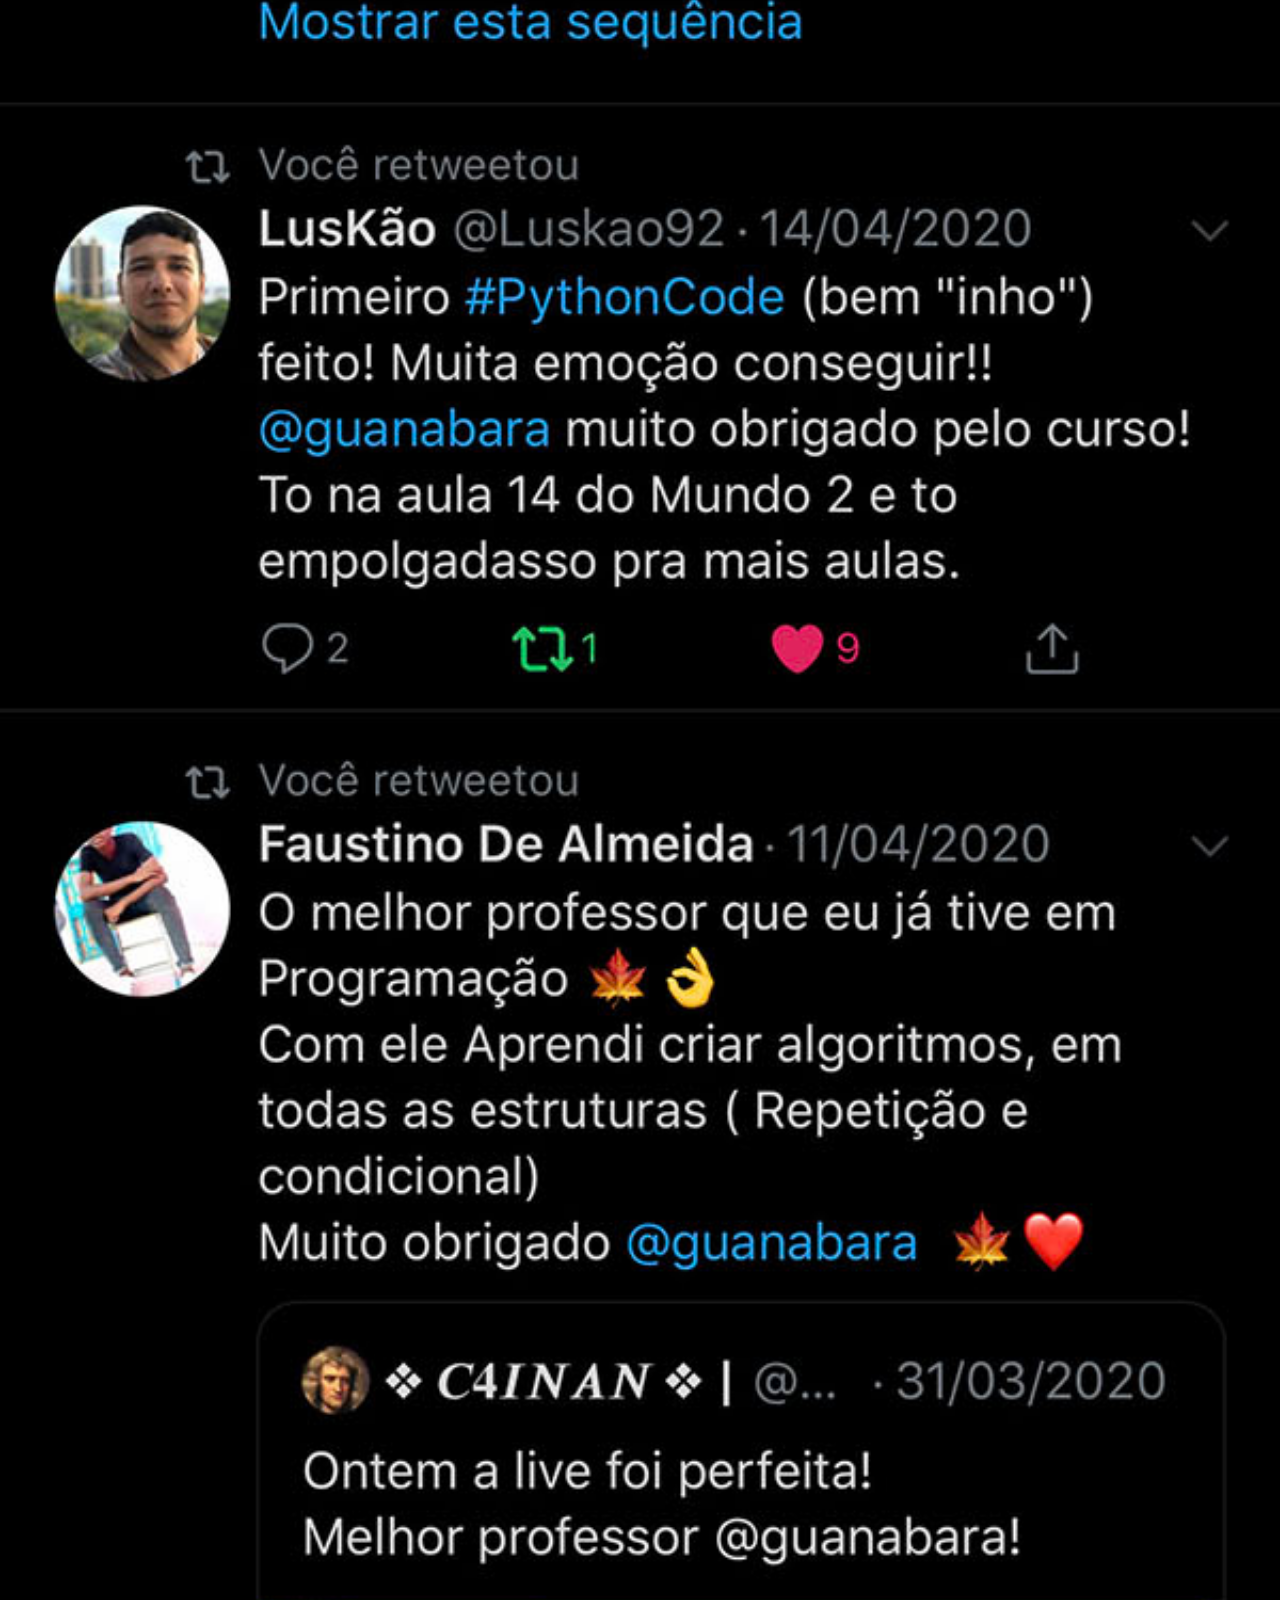
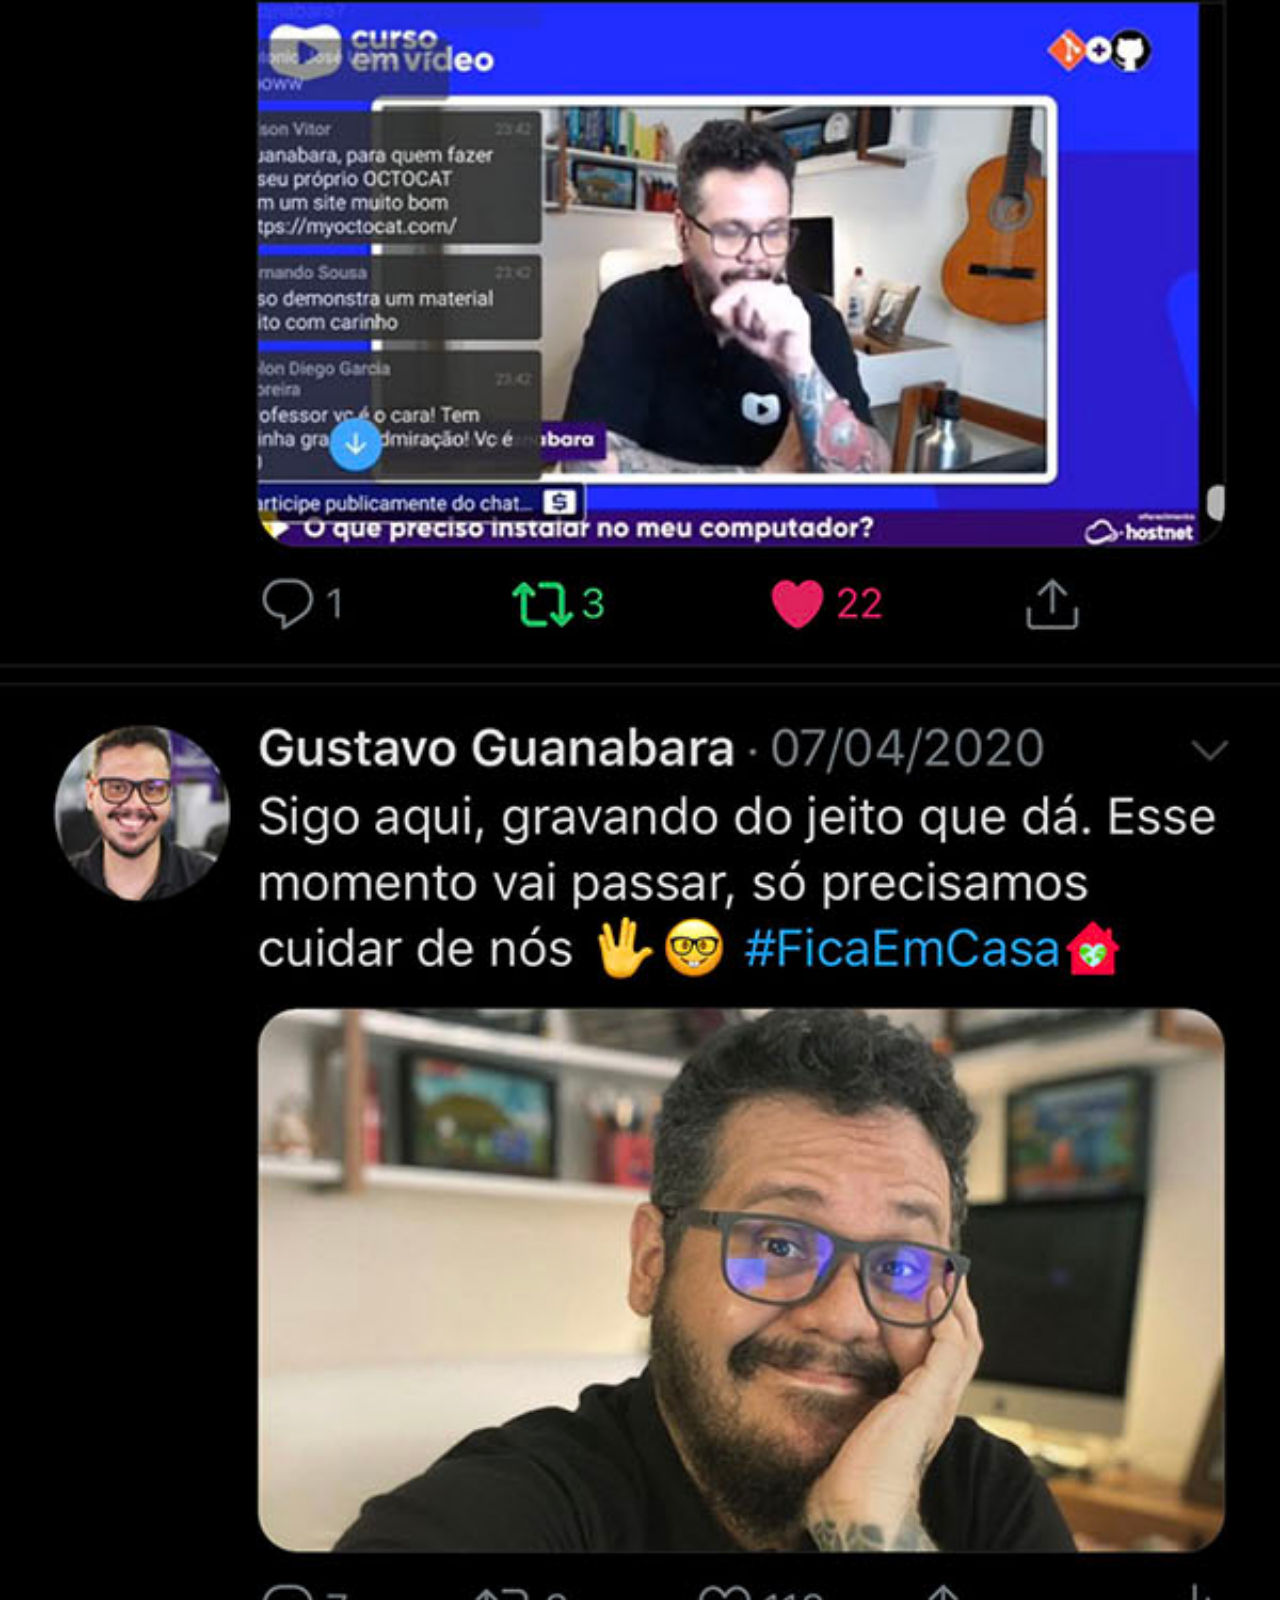
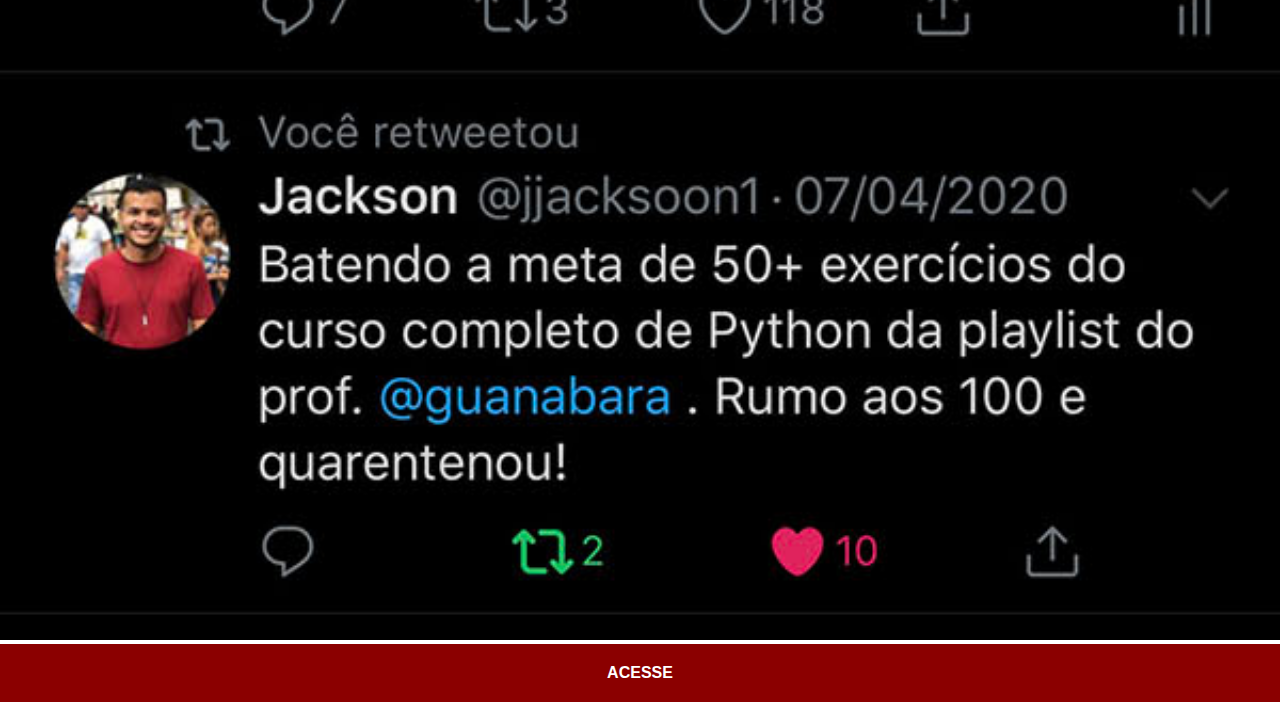
<file: twitter.html>
<!DOCTYPE html>
<html lang="en">
<head>
    <meta charset="UTF-8">
    <meta http-equiv="X-UA-Compatible" content="IE=edge">
    <meta name="viewport" content="width=device-width, initial-scale=1.0">
    <title>twitter</title>
    <link rel="stylesheet" href="estilos/social.css">
</head>
<body>
    <img src="imagens/tela-twitter.jpg" alt="twitter">
    <a href="https://twitter.com/guanabara?ref_src=twsrc%5Egoogle%7Ctwcamp%5Eserp%7Ctwgr%5Eauthor" target="_blank">ACESSE</a>
</body>
</html>
</file>
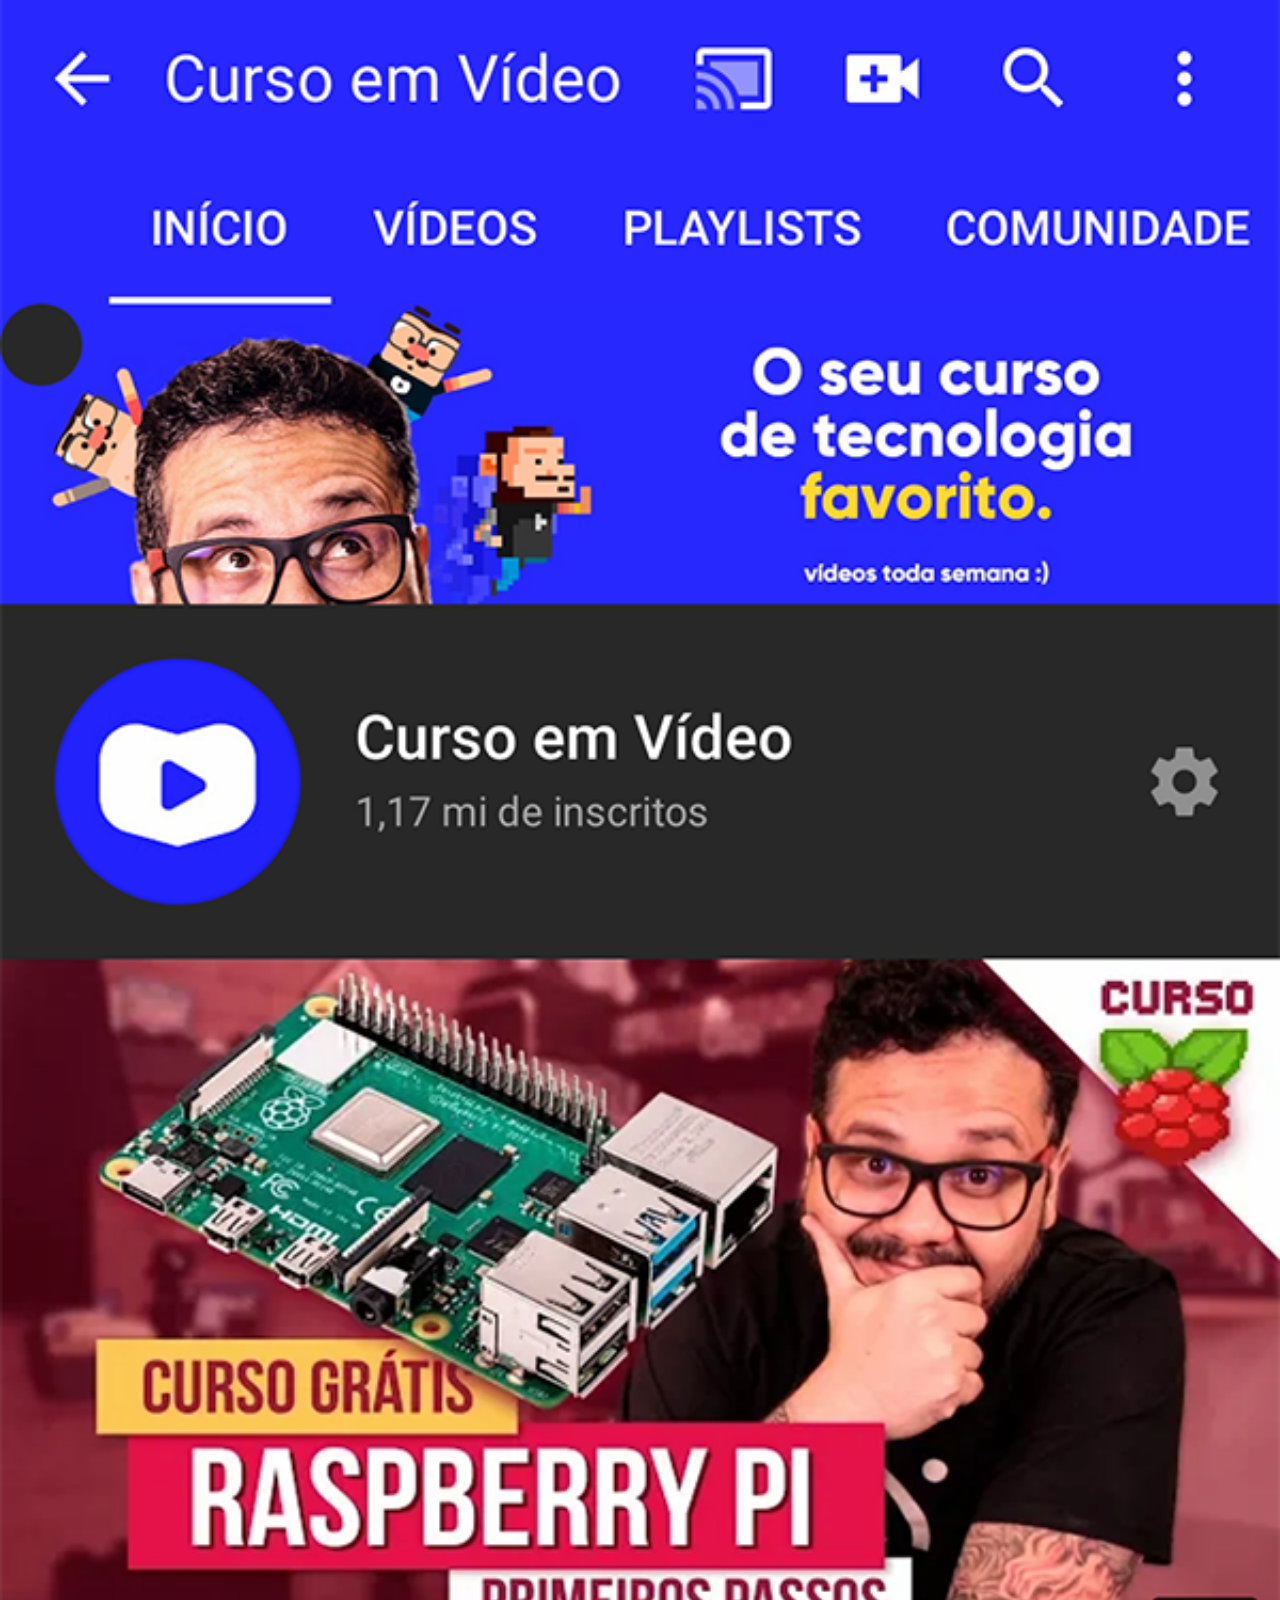
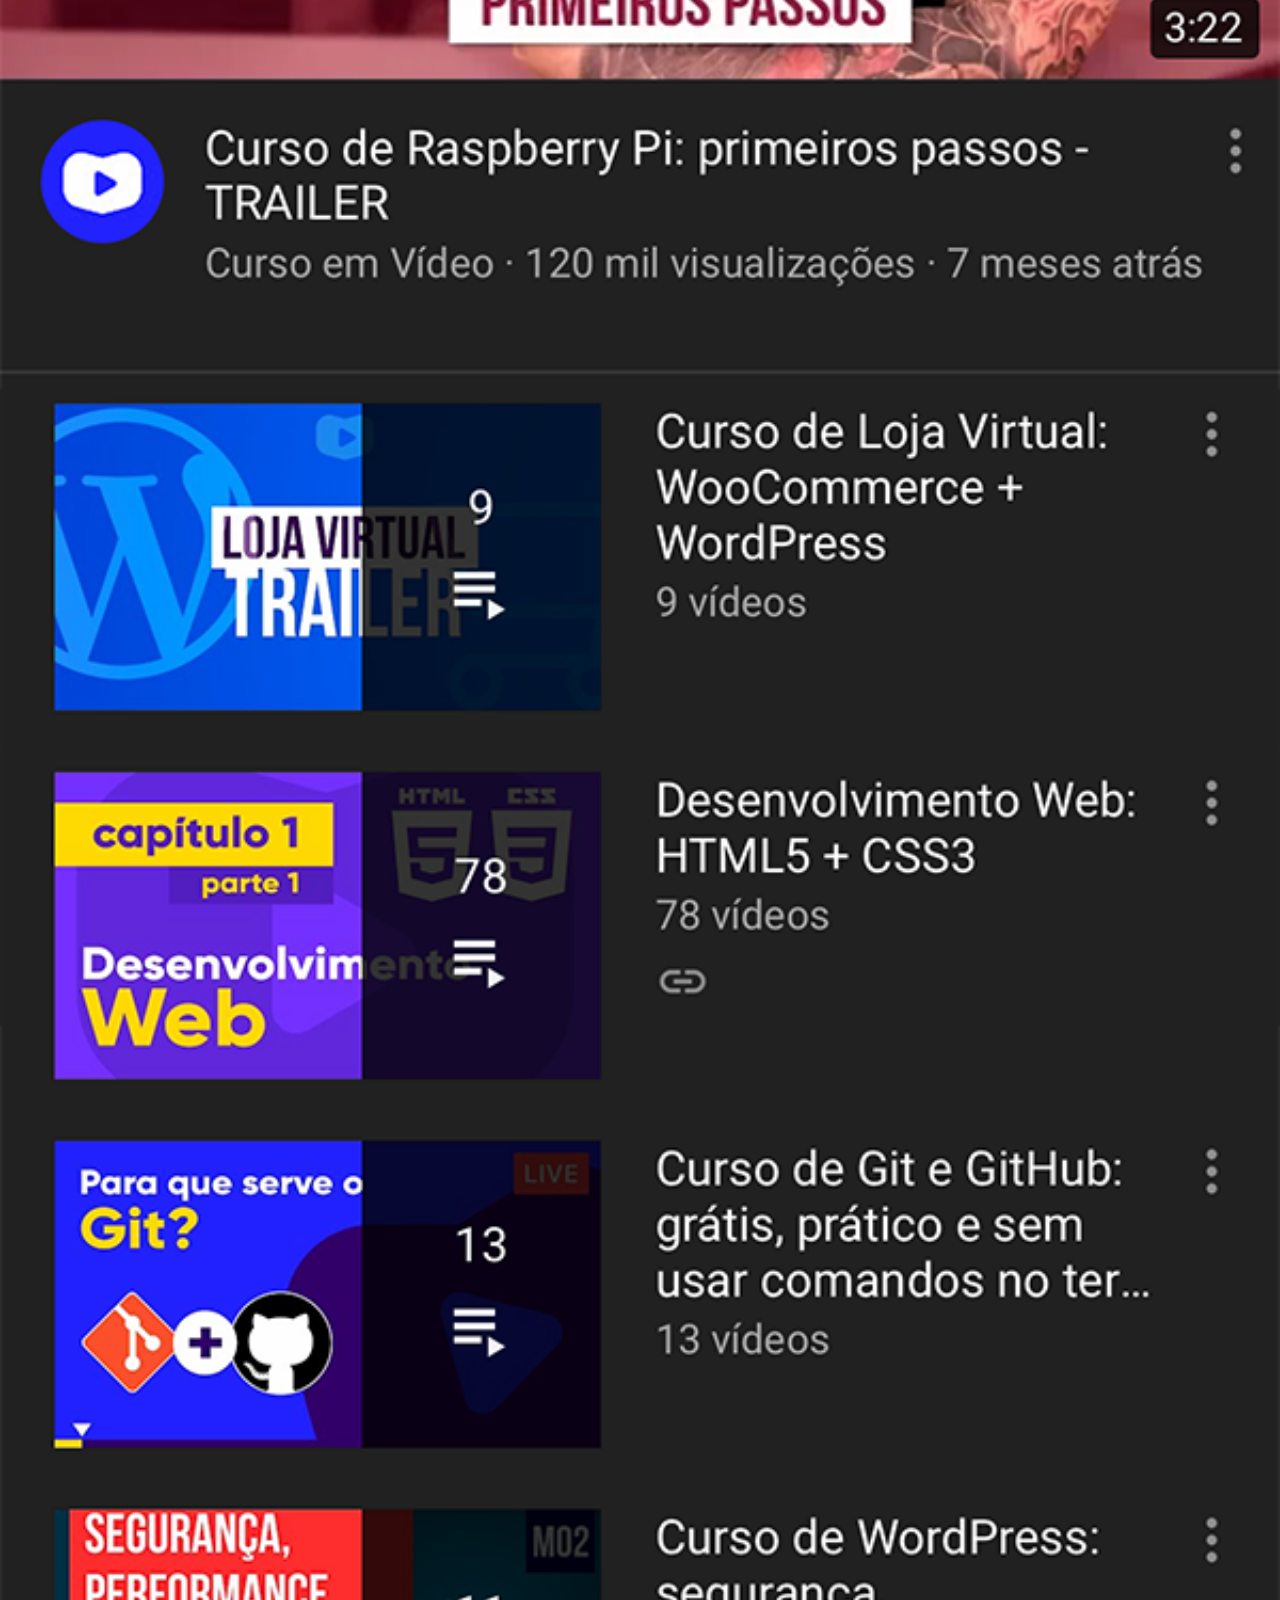
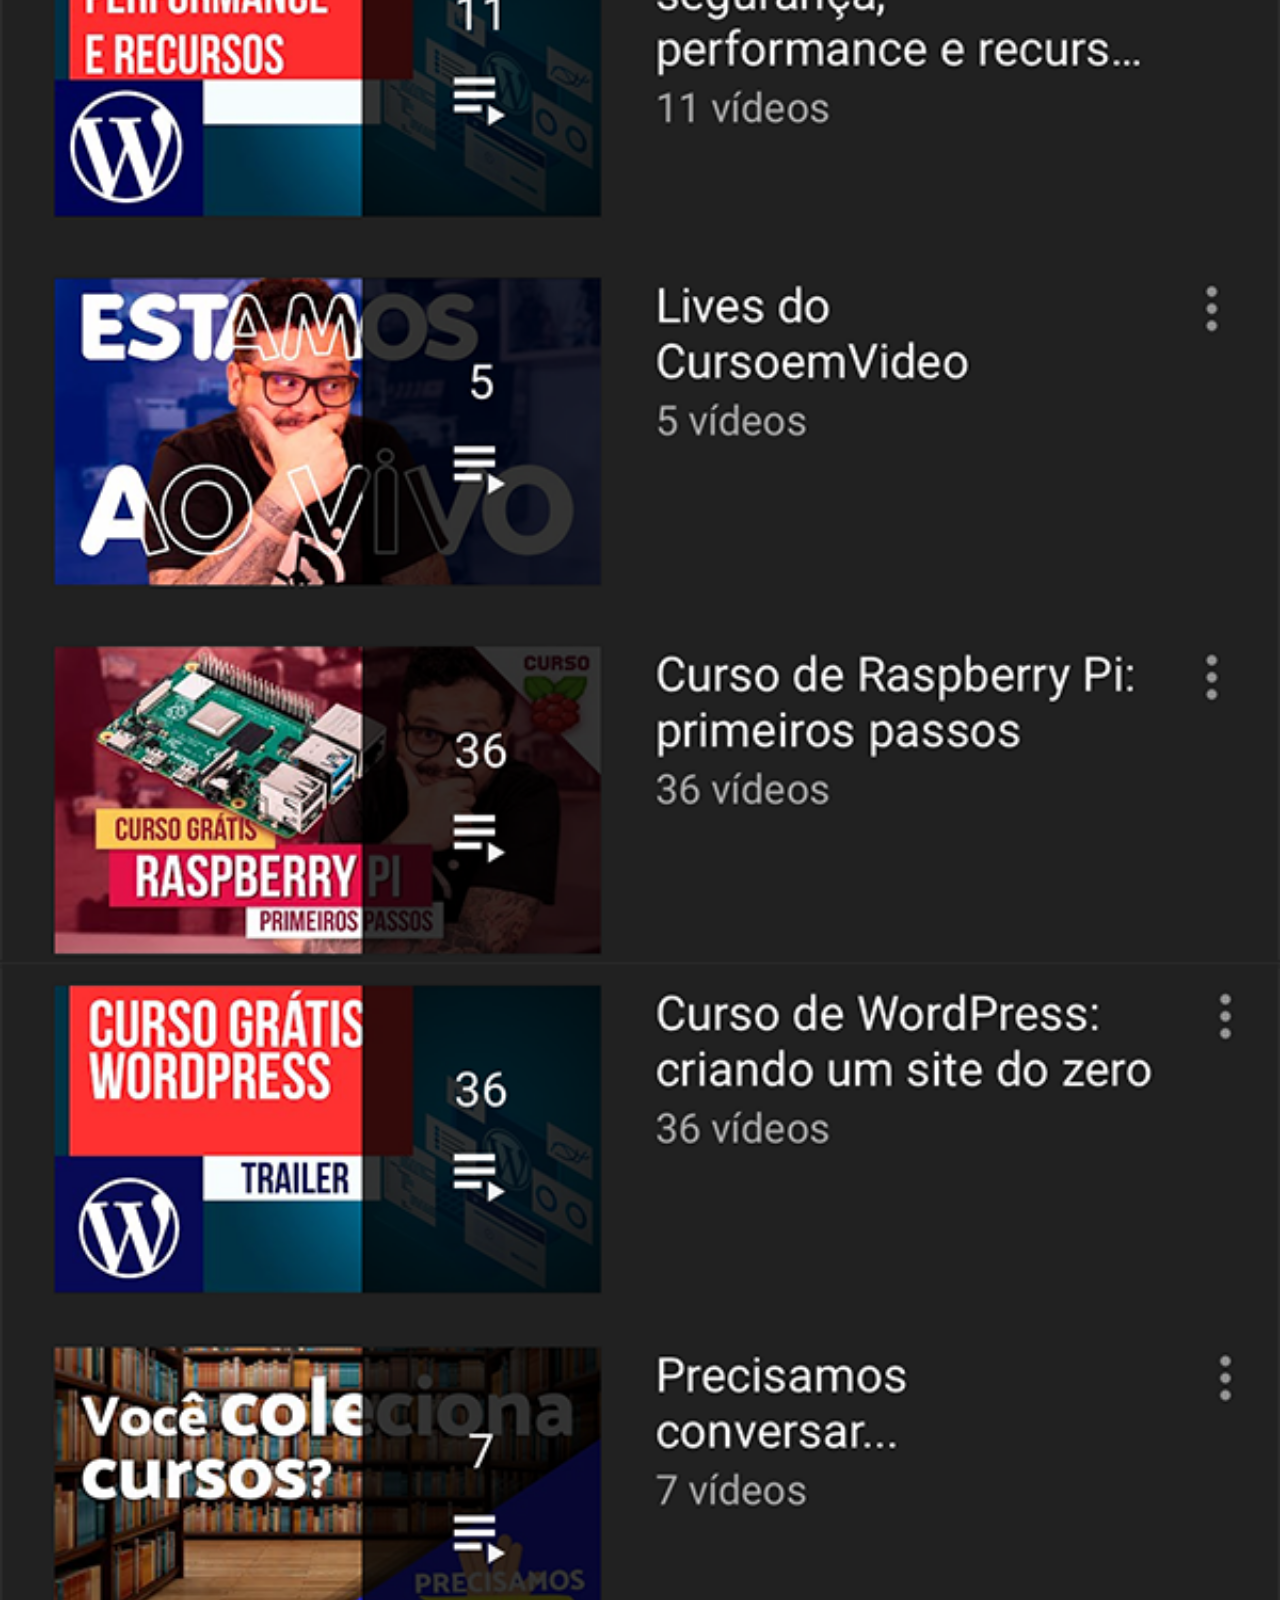
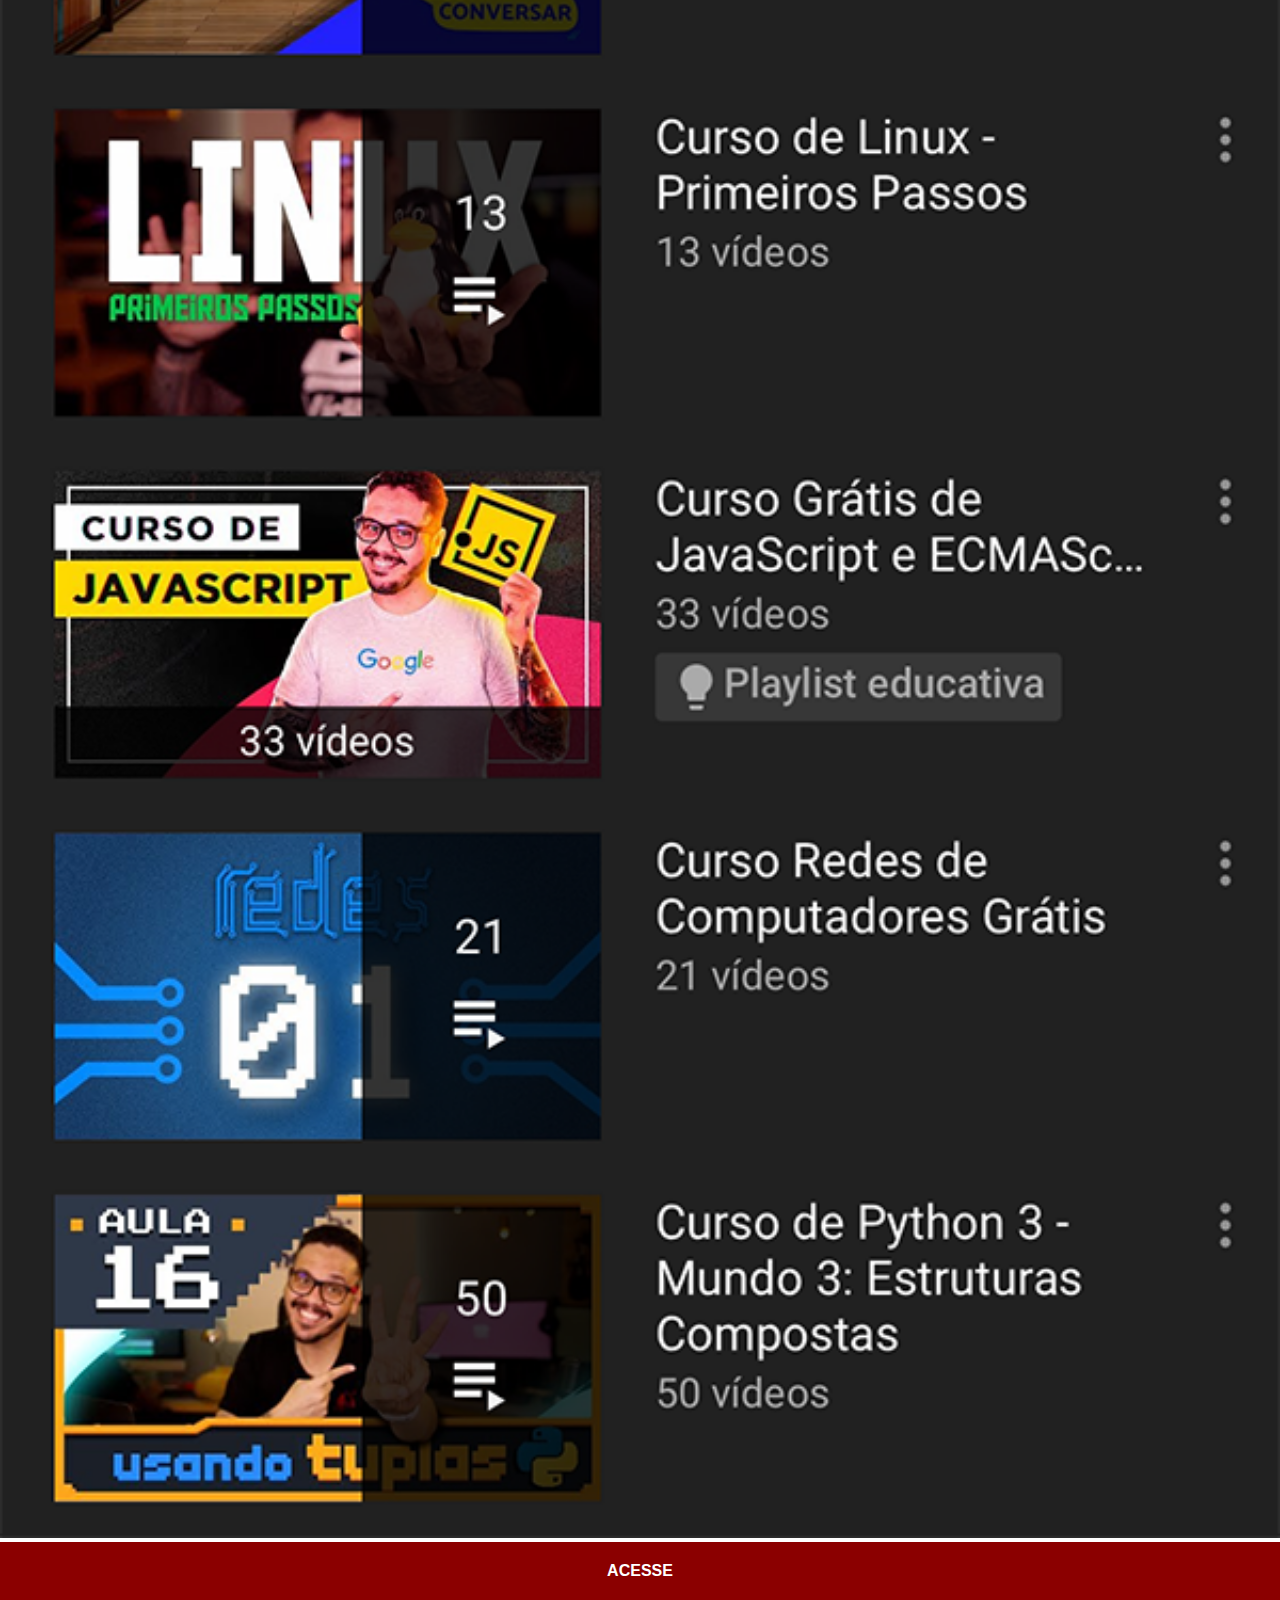
<file: youtube.html>
<!DOCTYPE html>
<html lang="en">
<head>
    <meta charset="UTF-8">
    <meta http-equiv="X-UA-Compatible" content="IE=edge">
    <meta name="viewport" content="width=device-width, initial-scale=1.0">
    <title>YouTube</title>
    <link rel="stylesheet" href="estilos/social.css">
    
</head>
<body>
    <img src="imagens/tela-youtube.png" alt="YouTube">
    <a href="https://www.youtube.com/@CursoemVideo/playlists" target="_blank">ACESSE</a>
</body>
</html>
</file>
<file: estilos/style.css>
@charset "UTF-8";

* {
   margin: 0px;
   padding: 0px;
   font-family: Arial, Helvetica, sans-serif;
}

html, body {
   height: 100vh;
   width: 100vw;
   background-color: black; 
     
}

body {
    background: url('../imagens/fundo-madeira.jpg') no-repeat top center;
    background-size: cover;
    background-attachment: fixed;
}

main{
    position: relative;
    height: 100vh;
    
}

section#telefone {
    position: absolute;
    top: 50%;
    left: 50%;
    transform: translate(-50%, -50%);

    height: 627px;
    width: 311px;
    background:   url('../imagens/frame-iphone.png') no-repeat;
}

section#redes-sociais img {
    width: 50px;
    margin: 10px;
    border-radius: 50%;
    box-shadow: 2px 2px 5px; color: black;
    box-sizing: border-box;
    
}

section#redes-sociais {
    text-align: right;
}


section#redes-sociais img:hover{
   border: 2px solid white;
   transform: translate(-3px,-3px);  /*faz os botões levanterem*/
   box-shadow: 5px 5px 10px rgba(0, 0, 0, 0.671);
   transition: transform 0.9s, border 0.5s; /*Determina a velocidade com que os botões levantam*/
}

/*Para essa configuração funcionar deve ser colocado em "section#redes-sociais img{} o seguinte atributo (box-sizing: border-box;) fica em outra configuração*/
section#redes-sociais img:active {
    transform: scale(95%);   
}

iframe#tela{
    position:relative ;
    top: 82px;
    left: 23px;
    width: 264px ;
    height:467px ;
    
}
</file>
<file: estilos/social.css>
@charset "UTF-8";

* {
    margin: 0px;
    padding: 0px;
    font-family: Arial, Helvetica, sans-serif;
   }
    
   ::-webkit-scrollbar{
       width: 0px;
       height: 0px;
       /*Essa configuração elimina a barra de rolagem*/
   }

   img {
    width: 100%;
   }

   a {
     display: block;
     background-color: darkred;
     color: white;
     padding: 20px;
     text-align: center;
     font-weight: bolder ;
     text-decoration: none;
   }
  
   a:hover{
       background-color: red;
   }
</file>
